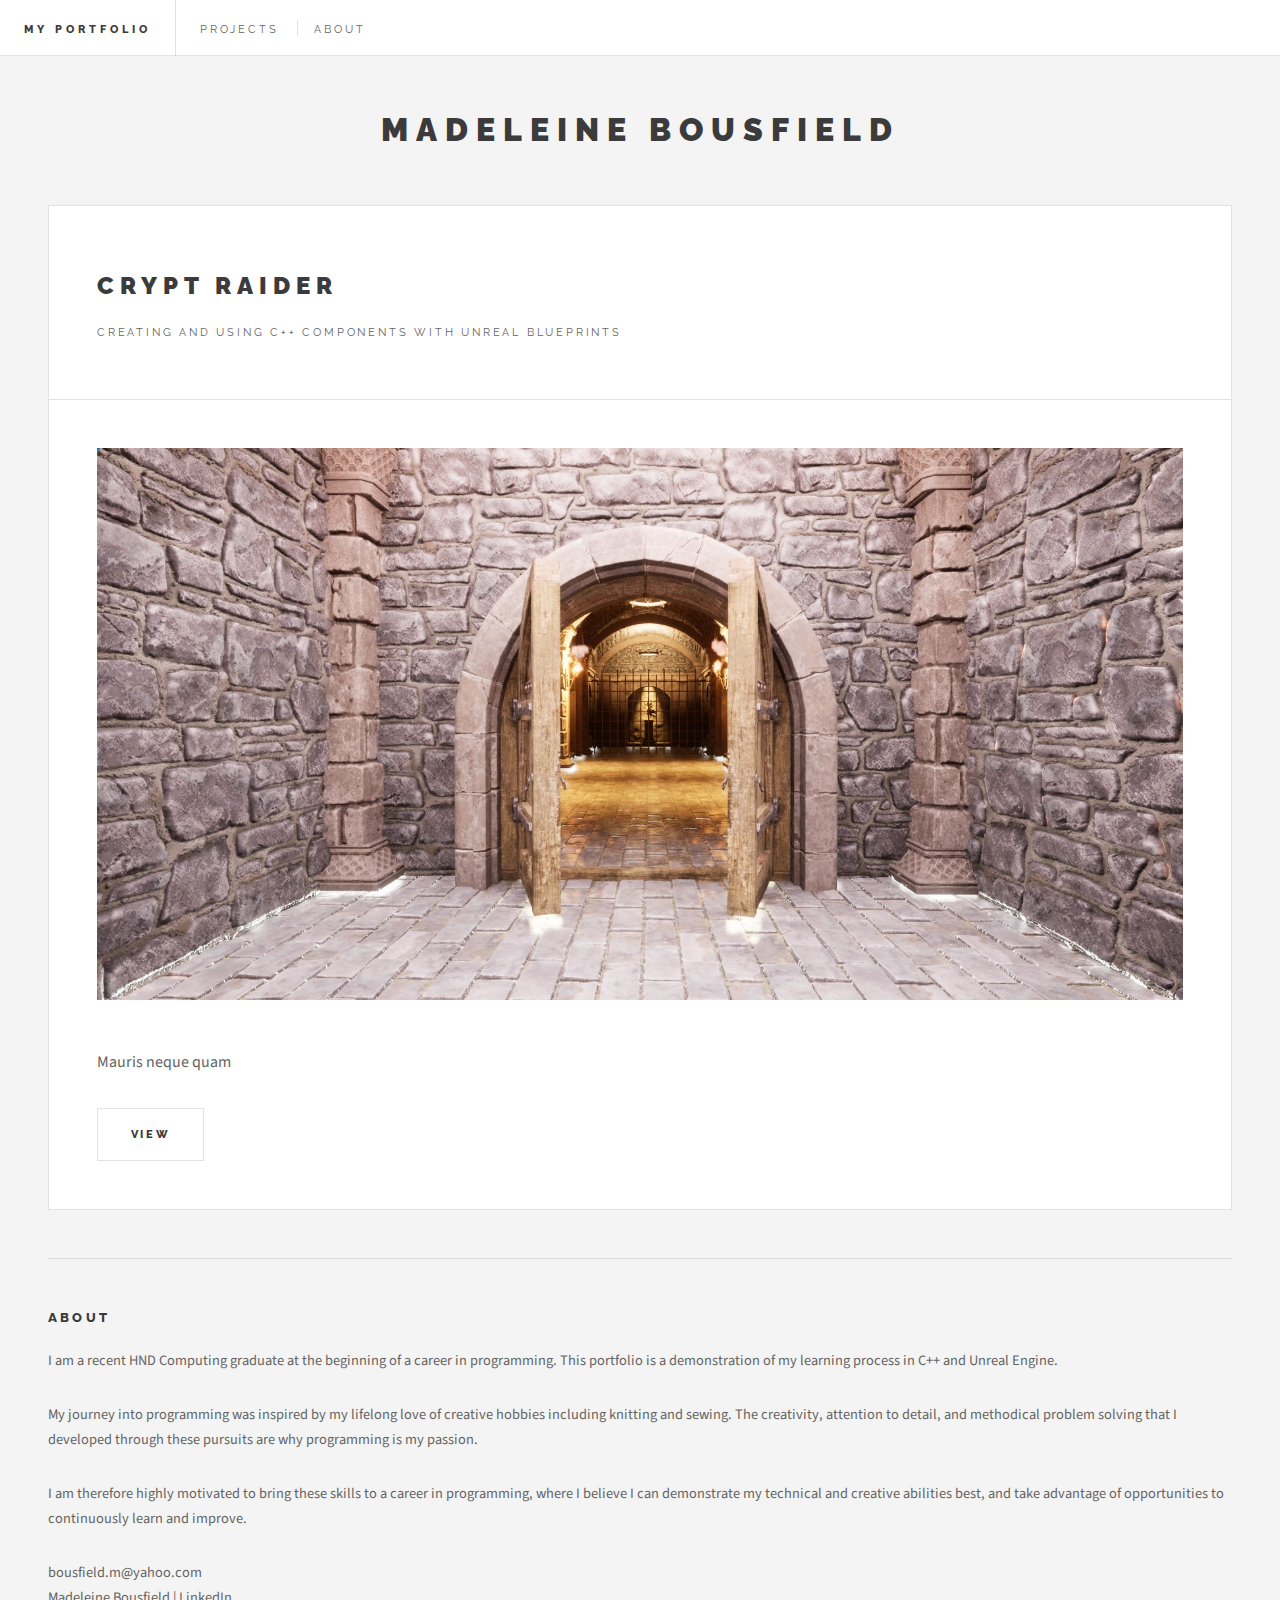
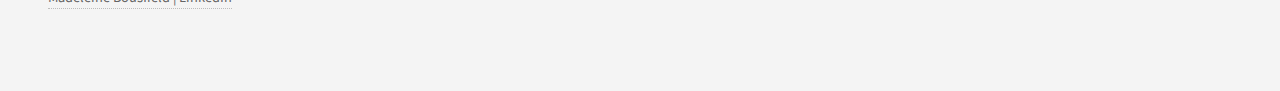
<file: index.html>
<!DOCTYPE HTML>
<html>
	<head>
		<title>My Portfolio</title>
		<meta charset="utf-8" />
		<meta name="viewport" content="width=device-width, initial-scale=1, user-scalable=no" />
		<link rel="stylesheet" href="assets/css/main.css" />
	</head>
	<body class="is-preload">

		<!-- Wrapper -->
			<div id="wrapper">

				<!-- Header -->
				<header id="header">
					<h1><a href="index.html">My Portfolio</a></h1>
					
					<nav class="links">
						<ul>
							<li><a href="index.html">Projects</a></li>
							<li><a href="about.html">About</a></li>
						</ul>
					</nav>
				<!--
					<nav class="main">
						<ul>
							
							<li class="search">
								<a class="fa-search" href="#search">Search</a>
								<form id="search" method="get" action="#">
									<input type="text" name="query" placeholder="Search" />
								</form>
							</li>
						

							<li class="menu">
								<a class="fa-bars" href="#menu">Menu</a>
							</li>
						</ul> 
					</nav>
					-->
				</header>


				<!-- Main -->
					<div id="main">

						<!-- Post -->
							<article class="post">
								<header>
									<div class="title">
										<h2><a href="cryptraider.html">Crypt Raider</a></h2>
										<p>Creating and using C++ components with Unreal blueprints</p>
									</div>
								</header>
								<a href="cryptraider.html" class="image featured"><img src="images/cryptraider.jpg" alt="image of entrance to crypt raider level" /></a>
								<p>Mauris neque quam</p>
								<footer>
									<ul class="actions">
										<li><a href="cryptraider.html" class="button large">View</a></li>
									</ul>
								</footer>
							</article>

						<!-- Post -->
						<!--
							<article class="post">
								<header>
									<div class="title">
										<h2><a href="#">Elements</a></h2>
										<p>Lorem ipsum dolor amet nullam consequat etiam feugiat</p>
									</div>
									<div class="meta">
										<time class="published" datetime="2015-10-18">October 18, 2015</time>
										<a href="#" class="author"><span class="name">Jane Doe</span><img src="images/avatar.jpg" alt="" /></a>
									</div>
								</header>

								<section>
									<h3>Text</h3>
									<p>This is <b>bold</b> and this is <strong>strong</strong>. This is <i>italic</i> and this is <em>emphasized</em>.
									This is <sup>superscript</sup> text and this is <sub>subscript</sub> text.
									This is <u>underlined</u> and this is code: <code>for (;;) { ... }</code>. Finally, <a href="#">this is a link</a>.</p>
									<hr />
									<p>Nunc lacinia ante nunc ac lobortis. Interdum adipiscing gravida odio porttitor sem non mi integer non faucibus ornare mi ut ante amet placerat aliquet. Volutpat eu sed ante lacinia sapien lorem accumsan varius montes viverra nibh in adipiscing blandit tempus accumsan.</p>
									<hr />
									<h2>Heading Level 2</h2>
									<h3>Heading Level 3</h3>
									<h4>Heading Level 4</h4>
									<hr />
									<h4>Blockquote</h4>
									<blockquote>Fringilla nisl. Donec accumsan interdum nisi, quis tincidunt felis sagittis eget tempus euismod. Vestibulum ante ipsum primis in faucibus vestibulum. Blandit adipiscing eu felis iaculis volutpat ac adipiscing accumsan faucibus. Vestibulum ante ipsum primis in faucibus lorem ipsum dolor sit amet nullam adipiscing eu felis.</blockquote>
									<h4>Preformatted</h4>
									<pre><code>i = 0;

while (!deck.isInOrder()) {
  print 'Iteration ' + i;
  deck.shuffle();
  i++;
}

print 'It took ' + i + ' iterations to sort the deck.';</code></pre>
								</section>

								<section>
									<h3>Lists</h3>
									<div class="row">
										<div class="col-6 col-12-medium">
											<h4>Unordered</h4>
											<ul>
												<li>Dolor pulvinar etiam.</li>
												<li>Sagittis adipiscing.</li>
												<li>Felis enim feugiat.</li>
											</ul>
											<h4>Alternate</h4>
											<ul class="alt">
												<li>Dolor pulvinar etiam.</li>
												<li>Sagittis adipiscing.</li>
												<li>Felis enim feugiat.</li>
											</ul>
										</div>
										<div class="col-6 col-12-medium">
											<h4>Ordered</h4>
											<ol>
												<li>Dolor pulvinar etiam.</li>
												<li>Etiam vel felis viverra.</li>
												<li>Felis enim feugiat.</li>
												<li>Dolor pulvinar etiam.</li>
												<li>Etiam vel felis lorem.</li>
												<li>Felis enim et feugiat.</li>
											</ol>
											<h4>Icons</h4>
											<ul class="icons">
												<li><a href="#" class="icon brands fa-twitter"><span class="label">Twitter</span></a></li>
												<li><a href="#" class="icon brands fa-facebook-f"><span class="label">Facebook</span></a></li>
												<li><a href="#" class="icon brands fa-instagram"><span class="label">Instagram</span></a></li>
												<li><a href="#" class="icon brands fa-github"><span class="label">Github</span></a></li>
											</ul>
										</div>
									</div>
									<h3>Actions</h3>
									<div class="row">
										<div class="col-6 col-12-medium">
											<ul class="actions">
												<li><a href="#" class="button">Default</a></li>
												<li><a href="#" class="button">Default</a></li>
												<li><a href="#" class="button">Default</a></li>
											</ul>
											<ul class="actions small">
												<li><a href="#" class="button small">Small</a></li>
												<li><a href="#" class="button small">Small</a></li>
												<li><a href="#" class="button small">Small</a></li>
											</ul>
											<ul class="actions stacked">
												<li><a href="#" class="button">Default</a></li>
												<li><a href="#" class="button">Default</a></li>
												<li><a href="#" class="button">Default</a></li>
											</ul>
											<ul class="actions stacked">
												<li><a href="#" class="button small">Small</a></li>
												<li><a href="#" class="button small">Small</a></li>
												<li><a href="#" class="button small">Small</a></li>
											</ul>
										</div>
										<div class="col-6 col-12-medium">
											<ul class="actions stacked">
												<li><a href="#" class="button fit">Default</a></li>
												<li><a href="#" class="button fit">Default</a></li>
											</ul>
											<ul class="actions stacked">
												<li><a href="#" class="button small fit">Small</a></li>
												<li><a href="#" class="button small fit">Small</a></li>
											</ul>
										</div>
									</div>
								</section>

								<section>
									<h3>Table</h3>
									<h4>Default</h4>
									<div class="table-wrapper">
										<table>
											<thead>
												<tr>
													<th>Name</th>
													<th>Description</th>
													<th>Price</th>
												</tr>
											</thead>
											<tbody>
												<tr>
													<td>Item One</td>
													<td>Ante turpis integer aliquet porttitor.</td>
													<td>29.99</td>
												</tr>
												<tr>
													<td>Item Two</td>
													<td>Vis ac commodo adipiscing arcu aliquet.</td>
													<td>19.99</td>
												</tr>
												<tr>
													<td>Item Three</td>
													<td> Morbi faucibus arcu accumsan lorem.</td>
													<td>29.99</td>
												</tr>
												<tr>
													<td>Item Four</td>
													<td>Vitae integer tempus condimentum.</td>
													<td>19.99</td>
												</tr>
												<tr>
													<td>Item Five</td>
													<td>Ante turpis integer aliquet porttitor.</td>
													<td>29.99</td>
												</tr>
											</tbody>
											<tfoot>
												<tr>
													<td colspan="2"></td>
													<td>100.00</td>
												</tr>
											</tfoot>
										</table>
									</div>

									<h4>Alternate</h4>
									<div class="table-wrapper">
										<table class="alt">
											<thead>
												<tr>
													<th>Name</th>
													<th>Description</th>
													<th>Price</th>
												</tr>
											</thead>
											<tbody>
												<tr>
													<td>Item One</td>
													<td>Ante turpis integer aliquet porttitor.</td>
													<td>29.99</td>
												</tr>
												<tr>
													<td>Item Two</td>
													<td>Vis ac commodo adipiscing arcu aliquet.</td>
													<td>19.99</td>
												</tr>
												<tr>
													<td>Item Three</td>
													<td> Morbi faucibus arcu accumsan lorem.</td>
													<td>29.99</td>
												</tr>
												<tr>
													<td>Item Four</td>
													<td>Vitae integer tempus condimentum.</td>
													<td>19.99</td>
												</tr>
												<tr>
													<td>Item Five</td>
													<td>Ante turpis integer aliquet porttitor.</td>
													<td>29.99</td>
												</tr>
											</tbody>
											<tfoot>
												<tr>
													<td colspan="2"></td>
													<td>100.00</td>
												</tr>
											</tfoot>
										</table>
									</div>
								</section>

								<section>
									<h3>Buttons</h3>
									<ul class="actions">
										<li><a href="#" class="button large">Large</a></li>
										<li><a href="#" class="button">Default</a></li>
										<li><a href="#" class="button small">Small</a></li>
									</ul>
									<ul class="actions fit">
										<li><a href="#" class="button fit">Fit</a></li>
										<li><a href="#" class="button fit">Fit</a></li>
										<li><a href="#" class="button fit">Fit</a></li>
									</ul>
									<ul class="actions fit small">
										<li><a href="#" class="button fit small">Fit + Small</a></li>
										<li><a href="#" class="button fit small">Fit + Small</a></li>
										<li><a href="#" class="button fit small">Fit + Small</a></li>
									</ul>
									<ul class="actions">
										<li><a href="#" class="button icon solid fa-download">Icon</a></li>
										<li><a href="#" class="button icon solid fa-upload">Icon</a></li>
										<li><a href="#" class="button icon solid fa-save">Icon</a></li>
									</ul>
									<ul class="actions">
										<li><span class="button disabled">Disabled</span></li>
										<li><span class="button disabled icon solid fa-download">Disabled</span></li>
									</ul>
								</section>

								<section>
									<h3>Form</h3>
									<form method="post" action="#">
										<div class="row gtr-uniform">
											<div class="col-6 col-12-xsmall">
												<input type="text" name="demo-name" id="demo-name" value="" placeholder="Name" />
											</div>
											<div class="col-6 col-12-xsmall">
												<input type="email" name="demo-email" id="demo-email" value="" placeholder="Email" />
											</div>
											<div class="col-12">
												<select name="demo-category" id="demo-category">
													<option value="">- Category -</option>
													<option value="1">Manufacturing</option>
													<option value="1">Shipping</option>
													<option value="1">Administration</option>
													<option value="1">Human Resources</option>
												</select>
											</div>
											<div class="col-4 col-12-small">
												<input type="radio" id="demo-priority-low" name="demo-priority" checked>
												<label for="demo-priority-low">Low</label>
											</div>
											<div class="col-4 col-12-small">
												<input type="radio" id="demo-priority-normal" name="demo-priority">
												<label for="demo-priority-normal">Normal</label>
											</div>
											<div class="col-4 col-12-small">
												<input type="radio" id="demo-priority-high" name="demo-priority">
												<label for="demo-priority-high">High</label>
											</div>
											<div class="col-6 col-12-small">
												<input type="checkbox" id="demo-copy" name="demo-copy">
												<label for="demo-copy">Email me a copy</label>
											</div>
											<div class="col-6 col-12-small">
												<input type="checkbox" id="demo-human" name="demo-human" checked>
												<label for="demo-human">Not a robot</label>
											</div>
											<div class="col-12">
												<textarea name="demo-message" id="demo-message" placeholder="Enter your message" rows="6"></textarea>
											</div>
											<div class="col-12">
												<ul class="actions">
													<li><input type="submit" value="Send Message" /></li>
													<li><input type="reset" value="Reset" /></li>
												</ul>
											</div>
										</div>
									</form>
								</section>

								<section>
									<h3>Image</h3>
									<h4>Fit</h4>
									<div class="box alt">
										<div class="row gtr-uniform">
											<div class="col-12"><span class="image fit"><img src="images/pic02.jpg" alt="" /></span></div>
											<div class="col-4"><span class="image fit"><img src="images/pic04.jpg" alt="" /></span></div>
											<div class="col-4"><span class="image fit"><img src="images/pic05.jpg" alt="" /></span></div>
											<div class="col-4"><span class="image fit"><img src="images/pic06.jpg" alt="" /></span></div>
											<div class="col-4"><span class="image fit"><img src="images/pic06.jpg" alt="" /></span></div>
											<div class="col-4"><span class="image fit"><img src="images/pic04.jpg" alt="" /></span></div>
											<div class="col-4"><span class="image fit"><img src="images/pic05.jpg" alt="" /></span></div>
											<div class="col-4"><span class="image fit"><img src="images/pic05.jpg" alt="" /></span></div>
											<div class="col-4"><span class="image fit"><img src="images/pic06.jpg" alt="" /></span></div>
											<div class="col-4"><span class="image fit"><img src="images/pic04.jpg" alt="" /></span></div>
										</div>
									</div>
									<h4>Left &amp; Right</h4>
									<p><span class="image left"><img src="images/pic07.jpg" alt="" /></span>Fringilla nisl. Donec accumsan interdum nisi, quis tincidunt felis sagittis eget. tempus euismod. Vestibulum ante ipsum primis in faucibus vestibulum. Blandit adipiscing eu felis iaculis volutpat ac adipiscing accumsan eu faucibus. Integer ac pellentesque praesent tincidunt felis sagittis eget. tempus euismod. Vestibulum ante ipsum primis in faucibus vestibulum. Blandit adipiscing eu felis iaculis volutpat ac adipiscing accumsan eu faucibus. Integer ac pellentesque praesent. Donec accumsan interdum nisi, quis tincidunt felis sagittis eget. tempus euismod. Vestibulum ante ipsum primis in faucibus vestibulum. Blandit adipiscing eu felis iaculis volutpat ac adipiscing accumsan eu faucibus. Integer ac pellentesque praesent tincidunt felis sagittis eget. tempus euismod. Vestibulum ante ipsum primis in faucibus vestibulum. Blandit adipiscing eu felis iaculis volutpat ac adipiscing accumsan eu faucibus. Integer ac pellentesque praesent. Blandit adipiscing eu felis iaculis volutpat ac adipiscing accumsan eu faucibus. Integer ac pellentesque praesent tincidunt felis sagittis eget. tempus euismod. Vestibulum ante ipsum primis in faucibus vestibulum. Blandit adipiscing eu felis iaculis volutpat ac adipiscing accumsan eu faucibus. Integer ac pellentesque praesent.</p>
									<p><span class="image right"><img src="images/pic04.jpg" alt="" /></span>Fringilla nisl. Donec accumsan interdum nisi, quis tincidunt felis sagittis eget. tempus euismod. Vestibulum ante ipsum primis in faucibus vestibulum. Blandit adipiscing eu felis iaculis volutpat ac adipiscing accumsan eu faucibus. Integer ac pellentesque praesent tincidunt felis sagittis eget. tempus euismod. Vestibulum ante ipsum primis in faucibus vestibulum. Blandit adipiscing eu felis iaculis volutpat ac adipiscing accumsan eu faucibus. Integer ac pellentesque praesent. Donec accumsan interdum nisi, quis tincidunt felis sagittis eget. tempus euismod. Vestibulum ante ipsum primis in faucibus vestibulum. Blandit adipiscing eu felis iaculis volutpat ac adipiscing accumsan eu faucibus. Integer ac pellentesque praesent tincidunt felis sagittis eget. tempus euismod. Vestibulum ante ipsum primis in faucibus vestibulum. Blandit adipiscing eu felis iaculis volutpat ac adipiscing accumsan eu faucibus. Integer ac pellentesque praesent. Blandit adipiscing eu felis iaculis volutpat ac adipiscing accumsan eu faucibus. Integer ac pellentesque praesent tincidunt felis sagittis eget. tempus euismod. Vestibulum ante ipsum primis in faucibus vestibulum. Blandit adipiscing eu felis iaculis volutpat ac adipiscing accumsan eu faucibus. Integer ac pellentesque praesent.</p>
								</section>

							</article>
						-->

						<!-- Pagination -->
						<!--
						<ul class="actions pagination">
							<li><a href="" class="disabled button large previous">Previous Page</a></li>
							<li><a href="#" class="button large next">Next Page</a></li>
						</ul>
					-->

					</div>

				<!-- Sidebar -->
					<section id="sidebar">

						
						<!-- Intro -->
							<section id="intro">
								<!--
								<a href="#" class="logo"><img src="images/logo.jpg" alt="" /></a>
								-->
								<header>
									<h2>Madeleine Bousfield</h2>
									<!--<p>My projects</p>-->
								</header>
							</section>

									<!-- About -->
									<section class="blurb">
										<h2>About</h2>
										<p>I am a recent HND Computing graduate at the beginning of a career in programming. This portfolio is a demonstration of my learning process in C++ and Unreal Engine.</p>
										<p>My journey into programming was inspired by my lifelong love of creative hobbies including knitting and sewing. 
											The creativity, attention to detail, and  methodical problem solving that I developed through these pursuits are why programming is my passion.</p>
										<p>I am therefore highly motivated to bring these skills to a career in programming, where I believe I can demonstrate my 
											technical and creative abilities best, and take advantage of opportunities to continuously learn and improve. </p>
										<ul class="icons">
											<!--<li><a href="#" class="icon solid fa-linkedin"><span class="label">linkedin</span></a></li>-->
											<p>bousfield.m@yahoo.com<br><a href="https://www.linkedin.com/in/madeleine-bousfield-4b24b31b0/">Madeleine Bousfield | LinkedIn</a></p>
										</ul>
									</section>		

							<!-- Mini Posts -->
							<!--
									<section>
								<div class="mini-posts">
								-->
									<!-- Mini Post -->
									<!--
									<article class="mini-post">
										<header>
											<h3><a href="single.html">Vitae sed condimentum</a></h3>
											<time class="published" datetime="2015-10-20">October 20, 2015</time>
											<a href="#" class="author"><img src="images/avatar.jpg" alt="" /></a>
										</header>
										<a href="single.html" class="image"><img src="images/pic04.jpg" alt="" /></a>
									</article>
								</div>
							</section>
							-->

						<!-- Posts List -->
						<!--	
						<section>
								<ul class="posts">
									<li>
										<article>
											<header>
												<h3><a href="cryptraider.html">Crypt Raider</a></h3>
											</header>
											<a href="cryptraider.html" class="image"><img src="images/cryptraider_square.jpg" alt="image of entrance to crypt raider level" /></a>
										</article>
									</li>
								</ul>
							</section>
						-->
			
					</section>
			</div>

		<!-- Scripts -->
			<script src="assets/js/jquery.min.js"></script>
			<script src="assets/js/browser.min.js"></script>
			<script src="assets/js/breakpoints.min.js"></script>
			<script src="assets/js/util.js"></script>
			<script src="assets/js/main.js"></script>

	</body>
</html>
</file>
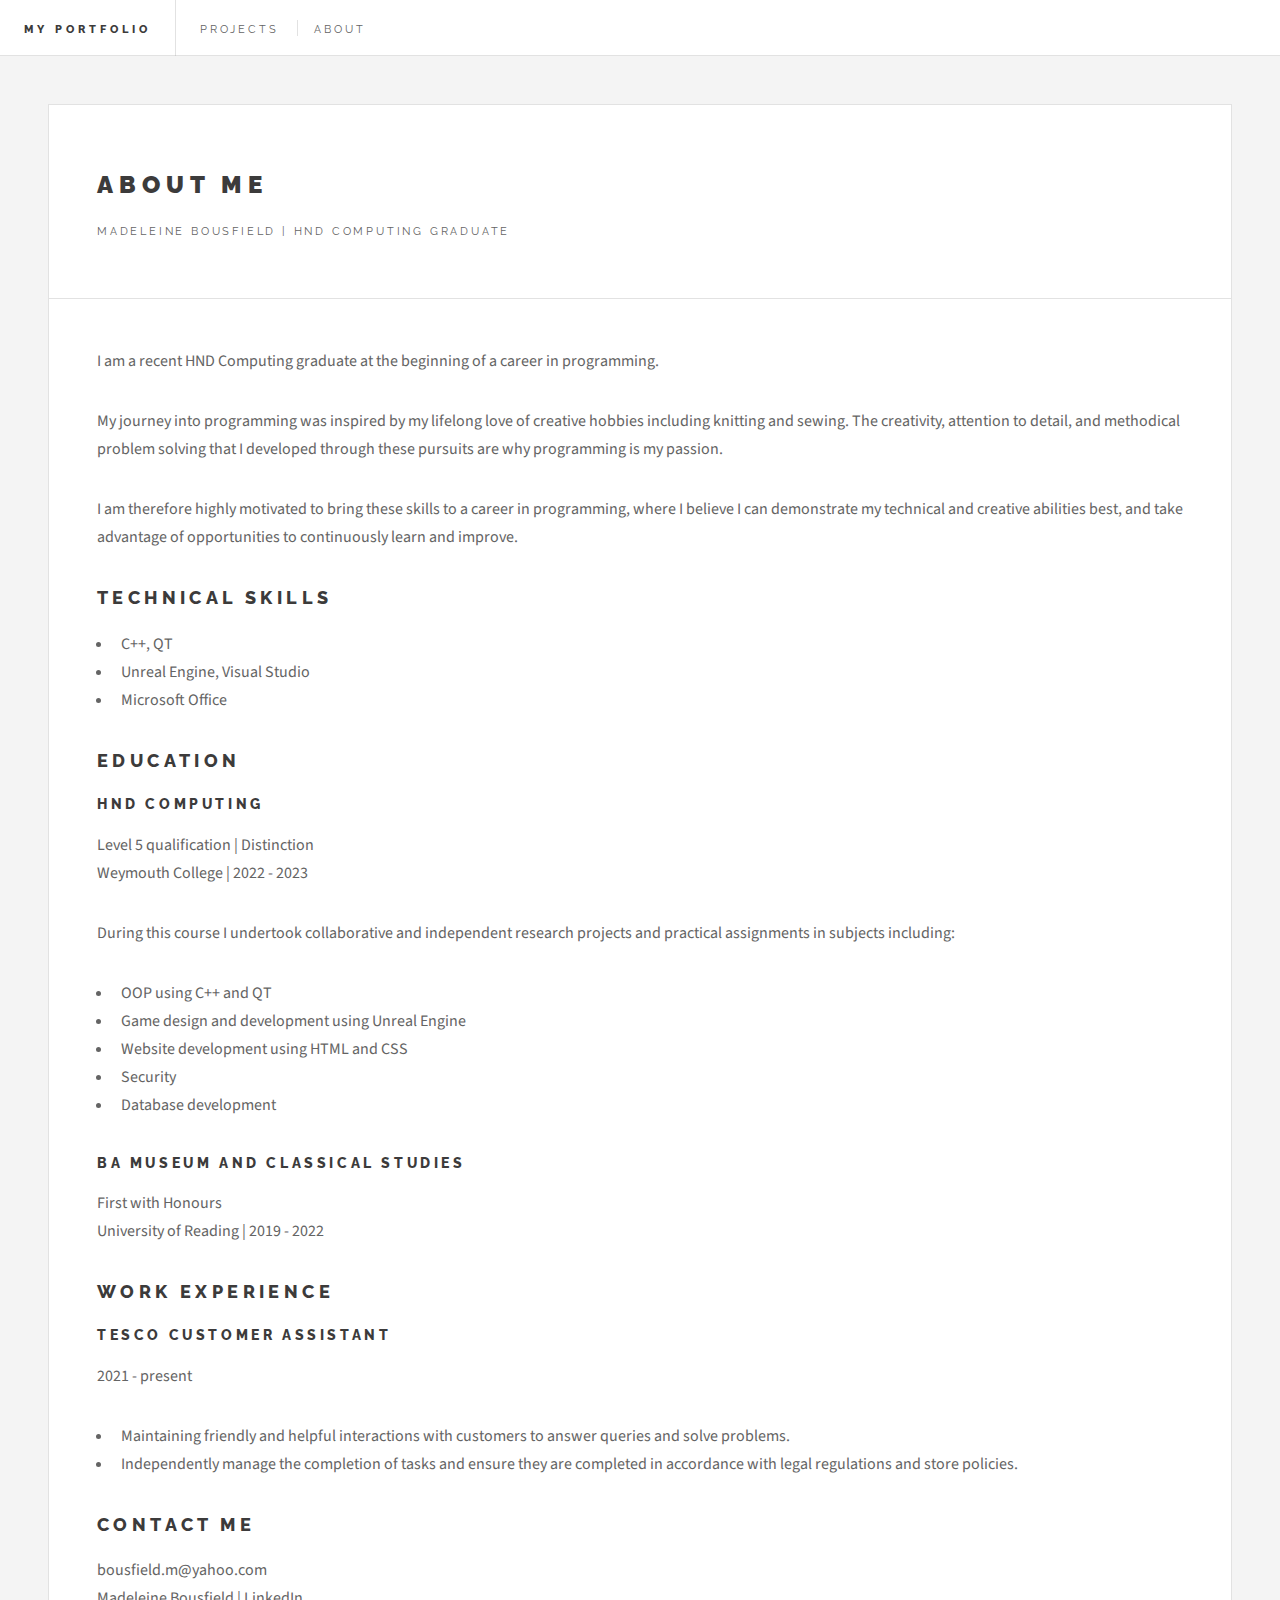
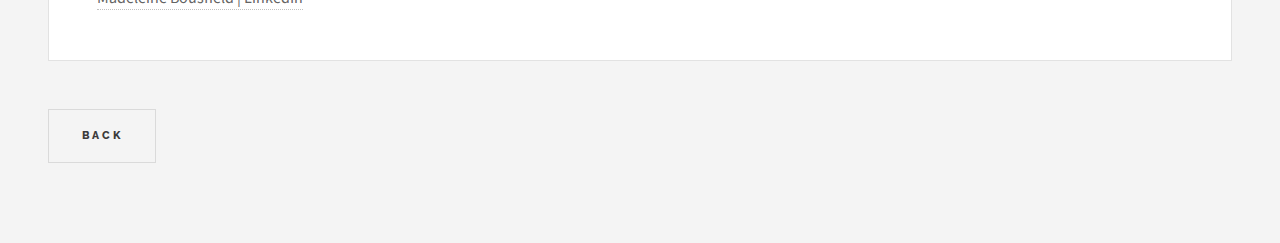
<file: about.html>
<!DOCTYPE HTML>
<!--
	Future Imperfect by HTML5 UP
	html5up.net | @ajlkn
	Free for personal and commercial use under the CCA 3.0 license (html5up.net/license)
-->
<html>
	<head>
		<title>My Portfolio</title>
		<meta charset="utf-8" />
		<meta name="viewport" content="width=device-width, initial-scale=1, user-scalable=no" />
		<link rel="stylesheet" href="assets/css/main.css" />
	</head>
	<body class="single is-preload">

		<!-- Wrapper -->
			<div id="wrapper">

				<!-- Header -->
				<header id="header">
					<h1><a href="index.html">My Portfolio</a></h1>
					
					<nav class="links">
						<ul>
							<li><a href="index.html">Projects</a></li>
							<li><a href="about.html">About</a></li>
						</ul>
					</nav>
				<!--
					<nav class="main">
						<ul>
							
							<li class="search">
								<a class="fa-search" href="#search">Search</a>
								<form id="search" method="get" action="#">
									<input type="text" name="query" placeholder="Search" />
								</form>
							</li>
						

							<li class="menu">
								<a class="fa-bars" href="#menu">Menu</a>
							</li>
						</ul> 
					</nav>
					-->
				</header>
				
				<!-- Main -->
					<div id="main">

						<!-- Post -->
							<article class="post">
								<header>
									<div class="title">
										<h2>About Me</h2>
										<p>Madeleine Bousfield | HND Computing graduate</p>
									</div>
								</header>
								<!--<span class="image featured"><img src="images/pic01.jpg" alt="" /></span> -->
								<!--about me-->
								<p>I am a recent HND Computing graduate at the beginning of a career in programming.</p>
								<p>My journey into programming was inspired by my lifelong love of creative hobbies including knitting and sewing. 
									The creativity, attention to detail, and  methodical problem solving that I developed through these pursuits are why programming is my passion.</p>
								<p>I am therefore highly motivated to bring these skills to a career in programming, where I believe I can demonstrate my 
									technical and creative abilities best, and take advantage of opportunities to continuously learn and improve. </p>
								<!--technical skills-->
								<h2>Technical Skills</h2>
								<ul>
									<li>C++, QT</li>
									<li>Unreal Engine, Visual Studio</li>
									<li>Microsoft Office</li>
								</ul>

								<!--education-->
								<h2>Education</h2>
								<h3>HND Computing</h3>
								<p>Level 5 qualification | Distinction<br>Weymouth College | 2022 - 2023</p>
								<p>During this course I undertook collaborative and independent research projects and practical assignments in subjects including: </p>
								<ul>
									<li>OOP using C++ and QT</li>
									<li>Game design and development using Unreal Engine</li>
									<li>Website development using HTML and CSS</li>
									<li>Security </li>
									<li>Database development</li>
								</ul>

								<h3>BA Museum and Classical Studies</h3>
								<p>First with Honours<br>University of Reading | 2019 - 2022</p>

								<!--work experience-->
								<h2>Work Experience</h2>
								<h3>Tesco Customer Assistant</h3>
								<p>2021 - present</p>
								<ul>
									<li>Maintaining friendly and helpful interactions with customers to answer queries and solve problems.</li>
									<li>Independently manage the completion of tasks and ensure they are completed in accordance with legal regulations and store policies.</li>
								</ul>

								<!--contacts-->
								<h2>Contact Me</h2>
								<ul class="icons">
									<!--<li><a href="#" class="icon solid fa-linkedin"><span class="label">linkedin</span></a></li>-->
									<p>bousfield.m@yahoo.com<br><a href="https://www.linkedin.com/in/madeleine-bousfield-4b24b31b0/">Madeleine Bousfield | LinkedIn</a></p>
								</ul>

							</article>

							<!-- Back to projects/home button -->
							<ul class="actions">
								<li><a href="index.html" class="button large">Back</a></li>
							</ul>

					</div>

			</div>

		<!-- Scripts -->
			<script src="assets/js/jquery.min.js"></script>
			<script src="assets/js/browser.min.js"></script>
			<script src="assets/js/breakpoints.min.js"></script>
			<script src="assets/js/util.js"></script>
			<script src="assets/js/main.js"></script>

	</body>
</html>
</file>
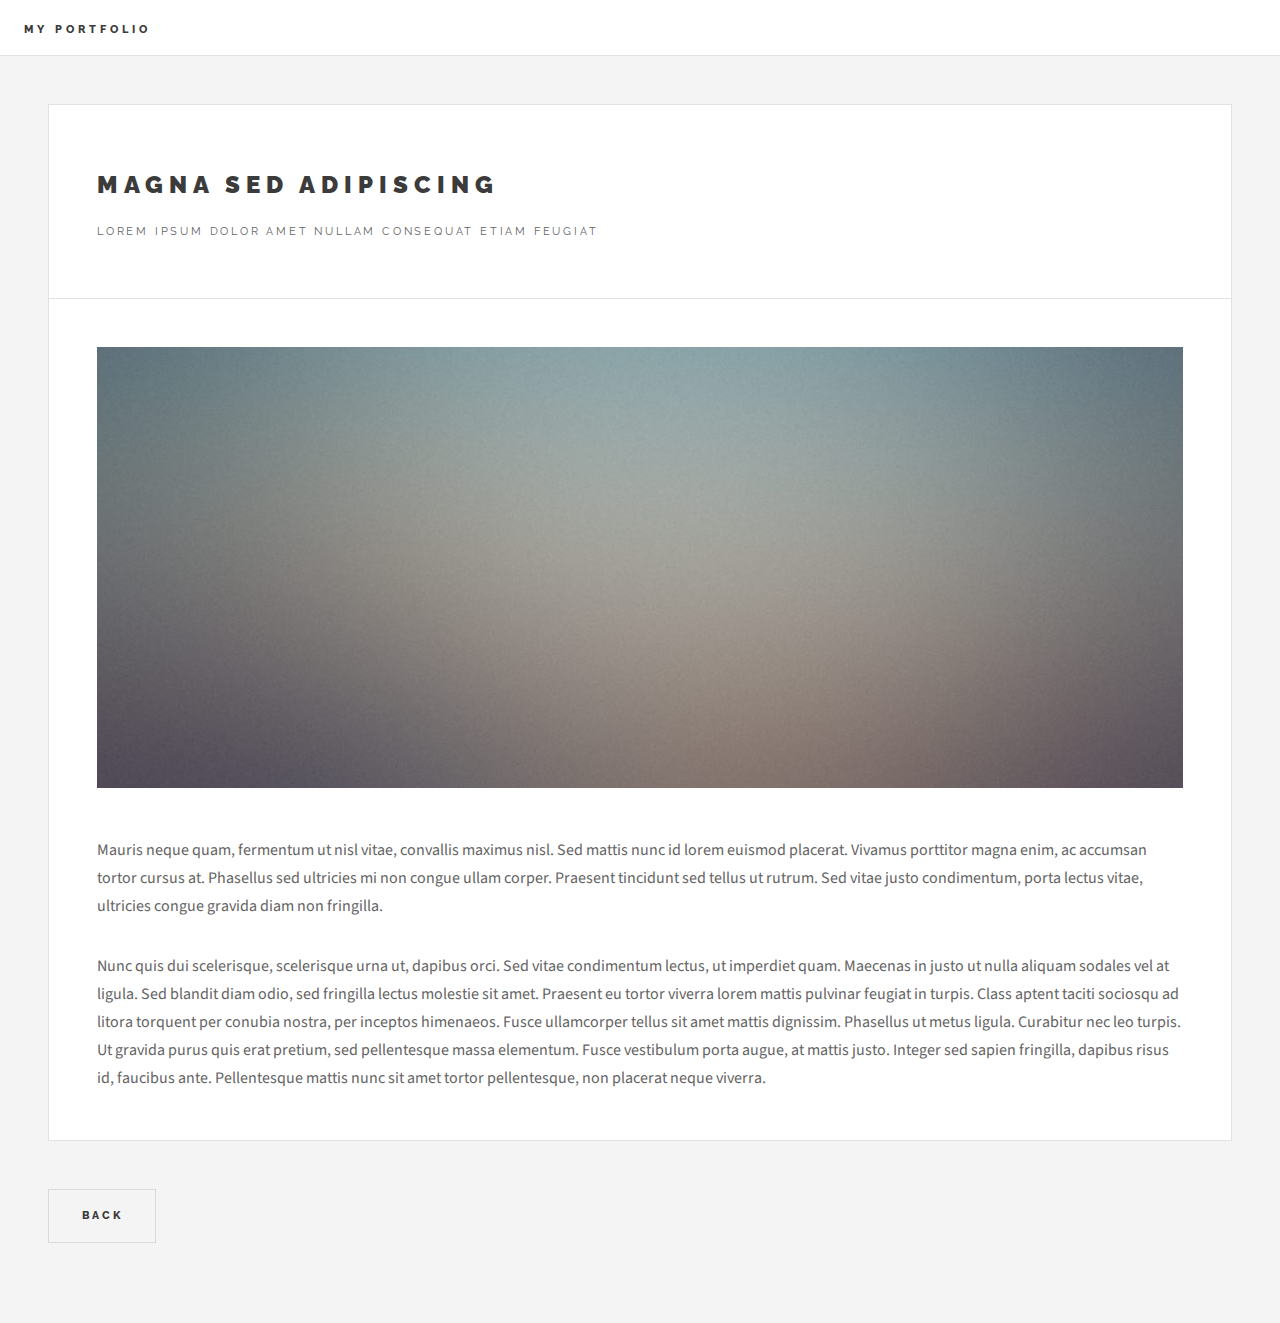
<file: single.html>
<!DOCTYPE HTML>
<!--
	Future Imperfect by HTML5 UP
	html5up.net | @ajlkn
	Free for personal and commercial use under the CCA 3.0 license (html5up.net/license)
-->
<html>
	<head>
		<title>My Portfolio</title>
		<meta charset="utf-8" />
		<meta name="viewport" content="width=device-width, initial-scale=1, user-scalable=no" />
		<link rel="stylesheet" href="assets/css/main.css" />
	</head>
	<body class="single is-preload">

		<!-- Wrapper -->
			<div id="wrapper">

				<!-- Header -->
				<header id="header">
					<h1><a href="index.html">My Portfolio</a></h1>
					<!--
					<nav class="links">
						<ul>
							<li><a href="index.html">Projects</a></li>
							<li><a href="about.html">About</a></li>
						</ul>
					</nav>
				
					<nav class="main">
						<ul>
							
							<li class="search">
								<a class="fa-search" href="#search">Search</a>
								<form id="search" method="get" action="#">
									<input type="text" name="query" placeholder="Search" />
								</form>
							</li>
						

							<li class="menu">
								<a class="fa-bars" href="#menu">Menu</a>
							</li>
						</ul> 
					</nav>
					-->
				</header>
				
				<!-- Main -->
					<div id="main">

						<!-- Post -->
							<article class="post">
								<header>
									<div class="title">
										<h2><a href="#">Magna sed adipiscing</a></h2>
										<p>Lorem ipsum dolor amet nullam consequat etiam feugiat</p>
									</div>
								</header>
								<span class="image featured"><img src="images/pic01.jpg" alt="" /></span>
								<p>Mauris neque quam, fermentum ut nisl vitae, convallis maximus nisl. Sed mattis nunc id lorem euismod placerat. Vivamus porttitor magna enim, ac accumsan tortor cursus at. Phasellus sed ultricies mi non congue ullam corper. Praesent tincidunt sed tellus ut rutrum. Sed vitae justo condimentum, porta lectus vitae, ultricies congue gravida diam non fringilla.</p>
								<p>Nunc quis dui scelerisque, scelerisque urna ut, dapibus orci. Sed vitae condimentum lectus, ut imperdiet quam. Maecenas in justo ut nulla aliquam sodales vel at ligula. Sed blandit diam odio, sed fringilla lectus molestie sit amet. Praesent eu tortor viverra lorem mattis pulvinar feugiat in turpis. Class aptent taciti sociosqu ad litora torquent per conubia nostra, per inceptos himenaeos. Fusce ullamcorper tellus sit amet mattis dignissim. Phasellus ut metus ligula. Curabitur nec leo turpis. Ut gravida purus quis erat pretium, sed pellentesque massa elementum. Fusce vestibulum porta augue, at mattis justo. Integer sed sapien fringilla, dapibus risus id, faucibus ante. Pellentesque mattis nunc sit amet tortor pellentesque, non placerat neque viverra. </p>
							</article>

							<!-- Back to projects/home button -->
							<ul class="actions">
								<li><a href="index.html" class="button large">Back</a></li>
							</ul>

					</div>

			</div>

		<!-- Scripts -->
			<script src="assets/js/jquery.min.js"></script>
			<script src="assets/js/browser.min.js"></script>
			<script src="assets/js/breakpoints.min.js"></script>
			<script src="assets/js/util.js"></script>
			<script src="assets/js/main.js"></script>

	</body>
</html>
</file>
<file: assets/css/main.css>
@import url(fontawesome-all.min.css);
@import url("https://fonts.googleapis.com/css?family=Source+Sans+Pro:400,700|Raleway:400,800,900");

/*
	Future Imperfect by HTML5 UP
	html5up.net | @ajlkn
	Free for personal and commercial use under the CCA 3.0 license (html5up.net/license)
*/

html, body, div, span, applet, object,
iframe, h1, h2, h3, h4, h5, h6, p, blockquote,
pre, a, abbr, acronym, address, big, cite,
code, del, dfn, em, img, ins, kbd, q, s, samp,
small, strike, strong, sub, sup, tt, var, b,
u, i, center, dl, dt, dd, ol, ul, li, fieldset,
form, label, legend, table, caption, tbody,
tfoot, thead, tr, th, td, article, aside,
canvas, details, embed, figure, figcaption,
footer, header, hgroup, menu, nav, output, ruby,
section, summary, time, mark, audio, video {
	margin: 0;
	padding: 0;
	border: 0;
	font-size: 100%;
	font: inherit;
	vertical-align: baseline;}

article, aside, details, figcaption, figure,
footer, header, hgroup, menu, nav, section {
	display: block;}

body {
	line-height: 1;
}

ol, ul {
	list-style: none;
}

blockquote, q {
	quotes: none;
}

	blockquote:before, blockquote:after, q:before, q:after {
		content: '';
		content: none;
	}

table {
	border-collapse: collapse;
	border-spacing: 0;
}

body {
	-webkit-text-size-adjust: none;
}

mark {
	background-color: transparent;
	color: inherit;
}

input::-moz-focus-inner {
	border: 0;
	padding: 0;
}

input, select, textarea {
	-moz-appearance: none;
	-webkit-appearance: none;
	-ms-appearance: none;
	appearance: none;
}

/* Basic */

	@-ms-viewport {
		width: device-width;
	}

	body {
		-ms-overflow-style: scrollbar;
	}

	@media screen and (max-width: 480px) {

		html, body {
			min-width: 320px;
		}

	}

	html {
		box-sizing: border-box;
	}

	*, *:before, *:after {
		box-sizing: inherit;
	}

	body {
		background: #f4f4f4;
	}

		body.is-preload *, body.is-preload *:before, body.is-preload *:after {
			-moz-animation: none !important;
			-webkit-animation: none !important;
			-ms-animation: none !important;
			animation: none !important;
			-moz-transition: none !important;
			-webkit-transition: none !important;
			-ms-transition: none !important;
			transition: none !important;
		}

/* Type */

	body, input, select, textarea {
		color: #646464;
		font-family: "Source Sans Pro", Helvetica, sans-serif;
		font-size: 14pt;
		font-weight: 400;
		line-height: 1.75;
	}

		@media screen and (max-width: 1680px) {

			body, input, select, textarea {
				font-size: 12pt;
			}

		}

		@media screen and (max-width: 1280px) {

			body, input, select, textarea {
				font-size: 12pt;
			}

		}

		@media screen and (max-width: 980px) {

			body, input, select, textarea {
				font-size: 12pt;
			}

		}

		@media screen and (max-width: 736px) {

			body, input, select, textarea {
				font-size: 12pt;
			}

		}

		@media screen and (max-width: 480px) {

			body, input, select, textarea {
				font-size: 12pt;
			}

		}

	a {
		-moz-transition: color 0.2s ease, border-bottom-color 0.2s ease;
		-webkit-transition: color 0.2s ease, border-bottom-color 0.2s ease;
		-ms-transition: color 0.2s ease, border-bottom-color 0.2s ease;
		transition: color 0.2s ease, border-bottom-color 0.2s ease;
		border-bottom: dotted 1px rgba(160, 160, 160, 0.65);
		color: inherit;
		text-decoration: none;
	}

		a:before {
			-moz-transition: color 0.2s ease;
			-webkit-transition: color 0.2s ease;
			-ms-transition: color 0.2s ease;
			transition: color 0.2s ease;
		}

		a:hover {
			border-bottom-color: transparent;
			color: #2ebaae !important;
		}

			a:hover:before {
				color: #2ebaae !important;
			}

	strong, b {
		color: #3c3b3b;
		font-weight: 700;
	}

	em, i {
		font-style: italic;
	}

	p {
		margin: 0 0 2em 0;
	}

	h1, h2, h3, h4, h5, h6 {
		color: #3c3b3b;
		font-family: "Raleway", Helvetica, sans-serif;
		font-weight: 800;
		letter-spacing: 0.25em;
		line-height: 1.65;
		margin: 0 0 1em 0;
		text-transform: uppercase;
	}

		h1 a, h2 a, h3 a, h4 a, h5 a, h6 a {
			color: inherit;
			border-bottom: 0;
		}

	h2 {
		font-size: 1.1em;
	}

	h3 {
		font-size: 0.9em;
	}

	h4 {
		font-size: 0.7em;
	}

	h5 {
		font-size: 0.7em;
	}

	h6 {
		font-size: 0.7em;
	}

	sub {
		font-size: 0.8em;
		position: relative;
		top: 0.5em;
	}

	sup {
		font-size: 0.8em;
		position: relative;
		top: -0.5em;
	}

	blockquote {
		border-left: solid 4px rgba(160, 160, 160, 0.3);
		font-style: italic;
		margin: 0 0 2em 0;
		padding: 0.5em 0 0.5em 2em;
	}

	code {
		background: rgba(160, 160, 160, 0.075);
		border: solid 1px rgba(160, 160, 160, 0.3);
		font-family: "Courier New", monospace;
		font-size: 0.9em;
		margin: 0 0.25em;
		padding: 0.25em 0.65em;
	}

	pre {
		-webkit-overflow-scrolling: touch;
		font-family: "Courier New", monospace;
		font-size: 0.9em;
		margin: 0 0 2em 0;
	}

		pre code {
			display: block;
			line-height: 1.75em;
			padding: 1em 1.5em;
			overflow-x: auto;
		}

	hr {
		border: 0;
		border-bottom: solid 1px rgba(160, 160, 160, 0.3);
		margin: 2em 0;
	}

		hr.major {
			margin: 3em 0;
		}

	.align-left {
		text-align: left;
	}

	.align-center {
		text-align: center;
	}

	.align-right {
		text-align: right;
	}

/* Row */

	.row {
		display: flex;
		flex-wrap: wrap;
		box-sizing: border-box;
		align-items: stretch;
	}

		.row > * {
			box-sizing: border-box;
		}

		.row.gtr-uniform > * > :last-child {
			margin-bottom: 0;
		}

		.row.aln-left {
			justify-content: flex-start;
		}

		.row.aln-center {
			justify-content: center;
		}

		.row.aln-right {
			justify-content: flex-end;
		}

		.row.aln-top {
			align-items: flex-start;
		}

		.row.aln-middle {
			align-items: center;
		}

		.row.aln-bottom {
			align-items: flex-end;
		}

		.row > .imp {
			order: -1;
		}

		.row > .col-1 {
			width: 8.33333%;
		}

		.row > .off-1 {
			margin-left: 8.33333%;
		}

		.row > .col-2 {
			width: 16.66667%;
		}

		.row > .off-2 {
			margin-left: 16.66667%;
		}

		.row > .col-3 {
			width: 25%;
		}

		.row > .off-3 {
			margin-left: 25%;
		}

		.row > .col-4 {
			width: 33.33333%;
		}

		.row > .off-4 {
			margin-left: 33.33333%;
		}

		.row > .col-5 {
			width: 41.66667%;
		}

		.row > .off-5 {
			margin-left: 41.66667%;
		}

		.row > .col-6 {
			width: 50%;
		}

		.row > .off-6 {
			margin-left: 50%;
		}

		.row > .col-7 {
			width: 58.33333%;
		}

		.row > .off-7 {
			margin-left: 58.33333%;
		}

		.row > .col-8 {
			width: 66.66667%;
		}

		.row > .off-8 {
			margin-left: 66.66667%;
		}

		.row > .col-9 {
			width: 75%;
		}

		.row > .off-9 {
			margin-left: 75%;
		}

		.row > .col-10 {
			width: 83.33333%;
		}

		.row > .off-10 {
			margin-left: 83.33333%;
		}

		.row > .col-11 {
			width: 91.66667%;
		}

		.row > .off-11 {
			margin-left: 91.66667%;
		}

		.row > .col-12 {
			width: 100%;
		}

		.row > .off-12 {
			margin-left: 100%;
		}

		.row.gtr-0 {
			margin-top: 0;
			margin-left: 0em;
		}

			.row.gtr-0 > * {
				padding: 0 0 0 0em;
			}

			.row.gtr-0.gtr-uniform {
				margin-top: 0em;
			}

				.row.gtr-0.gtr-uniform > * {
					padding-top: 0em;
				}

		.row.gtr-25 {
			margin-top: 0;
			margin-left: -0.25em;
		}

			.row.gtr-25 > * {
				padding: 0 0 0 0.25em;
			}

			.row.gtr-25.gtr-uniform {
				margin-top: -0.25em;
			}

				.row.gtr-25.gtr-uniform > * {
					padding-top: 0.25em;
				}

		.row.gtr-50 {
			margin-top: 0;
			margin-left: -0.5em;
		}

			.row.gtr-50 > * {
				padding: 0 0 0 0.5em;
			}

			.row.gtr-50.gtr-uniform {
				margin-top: -0.5em;
			}

				.row.gtr-50.gtr-uniform > * {
					padding-top: 0.5em;
				}

		.row {
			margin-top: 0;
			margin-left: -1em;
		}

			.row > * {
				padding: 0 0 0 1em;
			}

			.row.gtr-uniform {
				margin-top: -1em;
			}

				.row.gtr-uniform > * {
					padding-top: 1em;
				}

		.row.gtr-150 {
			margin-top: 0;
			margin-left: -1.5em;
		}

			.row.gtr-150 > * {
				padding: 0 0 0 1.5em;
			}

			.row.gtr-150.gtr-uniform {
				margin-top: -1.5em;
			}

				.row.gtr-150.gtr-uniform > * {
					padding-top: 1.5em;
				}

		.row.gtr-200 {
			margin-top: 0;
			margin-left: -2em;
		}

			.row.gtr-200 > * {
				padding: 0 0 0 2em;
			}

			.row.gtr-200.gtr-uniform {
				margin-top: -2em;
			}

				.row.gtr-200.gtr-uniform > * {
					padding-top: 2em;
				}

		@media screen and (max-width: 1680px) {

			.row {
				display: flex;
				flex-wrap: wrap;
				box-sizing: border-box;
				align-items: stretch;
			}

				.row > * {
					box-sizing: border-box;
				}

				.row.gtr-uniform > * > :last-child {
					margin-bottom: 0;
				}

				.row.aln-left {
					justify-content: flex-start;
				}

				.row.aln-center {
					justify-content: center;
				}

				.row.aln-right {
					justify-content: flex-end;
				}

				.row.aln-top {
					align-items: flex-start;
				}

				.row.aln-middle {
					align-items: center;
				}

				.row.aln-bottom {
					align-items: flex-end;
				}

				.row > .imp-xlarge {
					order: -1;
				}

				.row > .col-1-xlarge {
					width: 8.33333%;
				}

				.row > .off-1-xlarge {
					margin-left: 8.33333%;
				}

				.row > .col-2-xlarge {
					width: 16.66667%;
				}

				.row > .off-2-xlarge {
					margin-left: 16.66667%;
				}

				.row > .col-3-xlarge {
					width: 25%;
				}

				.row > .off-3-xlarge {
					margin-left: 25%;
				}

				.row > .col-4-xlarge {
					width: 33.33333%;
				}

				.row > .off-4-xlarge {
					margin-left: 33.33333%;
				}

				.row > .col-5-xlarge {
					width: 41.66667%;
				}

				.row > .off-5-xlarge {
					margin-left: 41.66667%;
				}

				.row > .col-6-xlarge {
					width: 50%;
				}

				.row > .off-6-xlarge {
					margin-left: 50%;
				}

				.row > .col-7-xlarge {
					width: 58.33333%;
				}

				.row > .off-7-xlarge {
					margin-left: 58.33333%;
				}

				.row > .col-8-xlarge {
					width: 66.66667%;
				}

				.row > .off-8-xlarge {
					margin-left: 66.66667%;
				}

				.row > .col-9-xlarge {
					width: 75%;
				}

				.row > .off-9-xlarge {
					margin-left: 75%;
				}

				.row > .col-10-xlarge {
					width: 83.33333%;
				}

				.row > .off-10-xlarge {
					margin-left: 83.33333%;
				}

				.row > .col-11-xlarge {
					width: 91.66667%;
				}

				.row > .off-11-xlarge {
					margin-left: 91.66667%;
				}

				.row > .col-12-xlarge {
					width: 100%;
				}

				.row > .off-12-xlarge {
					margin-left: 100%;
				}

				.row.gtr-0 {
					margin-top: 0;
					margin-left: 0em;
				}

					.row.gtr-0 > * {
						padding: 0 0 0 0em;
					}

					.row.gtr-0.gtr-uniform {
						margin-top: 0em;
					}

						.row.gtr-0.gtr-uniform > * {
							padding-top: 0em;
						}

				.row.gtr-25 {
					margin-top: 0;
					margin-left: -0.25em;
				}

					.row.gtr-25 > * {
						padding: 0 0 0 0.25em;
					}

					.row.gtr-25.gtr-uniform {
						margin-top: -0.25em;
					}

						.row.gtr-25.gtr-uniform > * {
							padding-top: 0.25em;
						}

				.row.gtr-50 {
					margin-top: 0;
					margin-left: -0.5em;
				}

					.row.gtr-50 > * {
						padding: 0 0 0 0.5em;
					}

					.row.gtr-50.gtr-uniform {
						margin-top: -0.5em;
					}

						.row.gtr-50.gtr-uniform > * {
							padding-top: 0.5em;
						}

				.row {
					margin-top: 0;
					margin-left: -1em;
				}

					.row > * {
						padding: 0 0 0 1em;
					}

					.row.gtr-uniform {
						margin-top: -1em;
					}

						.row.gtr-uniform > * {
							padding-top: 1em;
						}

				.row.gtr-150 {
					margin-top: 0;
					margin-left: -1.5em;
				}

					.row.gtr-150 > * {
						padding: 0 0 0 1.5em;
					}

					.row.gtr-150.gtr-uniform {
						margin-top: -1.5em;
					}

						.row.gtr-150.gtr-uniform > * {
							padding-top: 1.5em;
						}

				.row.gtr-200 {
					margin-top: 0;
					margin-left: -2em;
				}

					.row.gtr-200 > * {
						padding: 0 0 0 2em;
					}

					.row.gtr-200.gtr-uniform {
						margin-top: -2em;
					}

						.row.gtr-200.gtr-uniform > * {
							padding-top: 2em;
						}

		}

		@media screen and (max-width: 1280px) {

			.row {
				display: flex;
				flex-wrap: wrap;
				box-sizing: border-box;
				align-items: stretch;
			}

				.row > * {
					box-sizing: border-box;
				}

				.row.gtr-uniform > * > :last-child {
					margin-bottom: 0;
				}

				.row.aln-left {
					justify-content: flex-start;
				}

				.row.aln-center {
					justify-content: center;
				}

				.row.aln-right {
					justify-content: flex-end;
				}

				.row.aln-top {
					align-items: flex-start;
				}

				.row.aln-middle {
					align-items: center;
				}

				.row.aln-bottom {
					align-items: flex-end;
				}

				.row > .imp-large {
					order: -1;
				}

				.row > .col-1-large {
					width: 8.33333%;
				}

				.row > .off-1-large {
					margin-left: 8.33333%;
				}

				.row > .col-2-large {
					width: 16.66667%;
				}

				.row > .off-2-large {
					margin-left: 16.66667%;
				}

				.row > .col-3-large {
					width: 25%;
				}

				.row > .off-3-large {
					margin-left: 25%;
				}

				.row > .col-4-large {
					width: 33.33333%;
				}

				.row > .off-4-large {
					margin-left: 33.33333%;
				}

				.row > .col-5-large {
					width: 41.66667%;
				}

				.row > .off-5-large {
					margin-left: 41.66667%;
				}

				.row > .col-6-large {
					width: 50%;
				}

				.row > .off-6-large {
					margin-left: 50%;
				}

				.row > .col-7-large {
					width: 58.33333%;
				}

				.row > .off-7-large {
					margin-left: 58.33333%;
				}

				.row > .col-8-large {
					width: 66.66667%;
				}

				.row > .off-8-large {
					margin-left: 66.66667%;
				}

				.row > .col-9-large {
					width: 75%;
				}

				.row > .off-9-large {
					margin-left: 75%;
				}

				.row > .col-10-large {
					width: 83.33333%;
				}

				.row > .off-10-large {
					margin-left: 83.33333%;
				}

				.row > .col-11-large {
					width: 91.66667%;
				}

				.row > .off-11-large {
					margin-left: 91.66667%;
				}

				.row > .col-12-large {
					width: 100%;
				}

				.row > .off-12-large {
					margin-left: 100%;
				}

				.row.gtr-0 {
					margin-top: 0;
					margin-left: 0em;
				}

					.row.gtr-0 > * {
						padding: 0 0 0 0em;
					}

					.row.gtr-0.gtr-uniform {
						margin-top: 0em;
					}

						.row.gtr-0.gtr-uniform > * {
							padding-top: 0em;
						}

				.row.gtr-25 {
					margin-top: 0;
					margin-left: -0.25em;
				}

					.row.gtr-25 > * {
						padding: 0 0 0 0.25em;
					}

					.row.gtr-25.gtr-uniform {
						margin-top: -0.25em;
					}

						.row.gtr-25.gtr-uniform > * {
							padding-top: 0.25em;
						}

				.row.gtr-50 {
					margin-top: 0;
					margin-left: -0.5em;
				}

					.row.gtr-50 > * {
						padding: 0 0 0 0.5em;
					}

					.row.gtr-50.gtr-uniform {
						margin-top: -0.5em;
					}

						.row.gtr-50.gtr-uniform > * {
							padding-top: 0.5em;
						}

				.row {
					margin-top: 0;
					margin-left: -1em;
				}

					.row > * {
						padding: 0 0 0 1em;
					}

					.row.gtr-uniform {
						margin-top: -1em;
					}

						.row.gtr-uniform > * {
							padding-top: 1em;
						}

				.row.gtr-150 {
					margin-top: 0;
					margin-left: -1.5em;
				}

					.row.gtr-150 > * {
						padding: 0 0 0 1.5em;
					}

					.row.gtr-150.gtr-uniform {
						margin-top: -1.5em;
					}

						.row.gtr-150.gtr-uniform > * {
							padding-top: 1.5em;
						}

				.row.gtr-200 {
					margin-top: 0;
					margin-left: -2em;
				}

					.row.gtr-200 > * {
						padding: 0 0 0 2em;
					}

					.row.gtr-200.gtr-uniform {
						margin-top: -2em;
					}

						.row.gtr-200.gtr-uniform > * {
							padding-top: 2em;
						}

		}

		@media screen and (max-width: 980px) {

			.row {
				display: flex;
				flex-wrap: wrap;
				box-sizing: border-box;
				align-items: stretch;
			}

				.row > * {
					box-sizing: border-box;
				}

				.row.gtr-uniform > * > :last-child {
					margin-bottom: 0;
				}

				.row.aln-left {
					justify-content: flex-start;
				}

				.row.aln-center {
					justify-content: center;
				}

				.row.aln-right {
					justify-content: flex-end;
				}

				.row.aln-top {
					align-items: flex-start;
				}

				.row.aln-middle {
					align-items: center;
				}

				.row.aln-bottom {
					align-items: flex-end;
				}

				.row > .imp-medium {
					order: -1;
				}

				.row > .col-1-medium {
					width: 8.33333%;
				}

				.row > .off-1-medium {
					margin-left: 8.33333%;
				}

				.row > .col-2-medium {
					width: 16.66667%;
				}

				.row > .off-2-medium {
					margin-left: 16.66667%;
				}

				.row > .col-3-medium {
					width: 25%;
				}

				.row > .off-3-medium {
					margin-left: 25%;
				}

				.row > .col-4-medium {
					width: 33.33333%;
				}

				.row > .off-4-medium {
					margin-left: 33.33333%;
				}

				.row > .col-5-medium {
					width: 41.66667%;
				}

				.row > .off-5-medium {
					margin-left: 41.66667%;
				}

				.row > .col-6-medium {
					width: 50%;
				}

				.row > .off-6-medium {
					margin-left: 50%;
				}

				.row > .col-7-medium {
					width: 58.33333%;
				}

				.row > .off-7-medium {
					margin-left: 58.33333%;
				}

				.row > .col-8-medium {
					width: 66.66667%;
				}

				.row > .off-8-medium {
					margin-left: 66.66667%;
				}

				.row > .col-9-medium {
					width: 75%;
				}

				.row > .off-9-medium {
					margin-left: 75%;
				}

				.row > .col-10-medium {
					width: 83.33333%;
				}

				.row > .off-10-medium {
					margin-left: 83.33333%;
				}

				.row > .col-11-medium {
					width: 91.66667%;
				}

				.row > .off-11-medium {
					margin-left: 91.66667%;
				}

				.row > .col-12-medium {
					width: 100%;
				}

				.row > .off-12-medium {
					margin-left: 100%;
				}

				.row.gtr-0 {
					margin-top: 0;
					margin-left: 0em;
				}

					.row.gtr-0 > * {
						padding: 0 0 0 0em;
					}

					.row.gtr-0.gtr-uniform {
						margin-top: 0em;
					}

						.row.gtr-0.gtr-uniform > * {
							padding-top: 0em;
						}

				.row.gtr-25 {
					margin-top: 0;
					margin-left: -0.25em;
				}

					.row.gtr-25 > * {
						padding: 0 0 0 0.25em;
					}

					.row.gtr-25.gtr-uniform {
						margin-top: -0.25em;
					}

						.row.gtr-25.gtr-uniform > * {
							padding-top: 0.25em;
						}

				.row.gtr-50 {
					margin-top: 0;
					margin-left: -0.5em;
				}

					.row.gtr-50 > * {
						padding: 0 0 0 0.5em;
					}

					.row.gtr-50.gtr-uniform {
						margin-top: -0.5em;
					}

						.row.gtr-50.gtr-uniform > * {
							padding-top: 0.5em;
						}

				.row {
					margin-top: 0;
					margin-left: -1em;
				}

					.row > * {
						padding: 0 0 0 1em;
					}

					.row.gtr-uniform {
						margin-top: -1em;
					}

						.row.gtr-uniform > * {
							padding-top: 1em;
						}

				.row.gtr-150 {
					margin-top: 0;
					margin-left: -1.5em;
				}

					.row.gtr-150 > * {
						padding: 0 0 0 1.5em;
					}

					.row.gtr-150.gtr-uniform {
						margin-top: -1.5em;
					}

						.row.gtr-150.gtr-uniform > * {
							padding-top: 1.5em;
						}

				.row.gtr-200 {
					margin-top: 0;
					margin-left: -2em;
				}

					.row.gtr-200 > * {
						padding: 0 0 0 2em;
					}

					.row.gtr-200.gtr-uniform {
						margin-top: -2em;
					}

						.row.gtr-200.gtr-uniform > * {
							padding-top: 2em;
						}

		}

		@media screen and (max-width: 736px) {

			.row {
				display: flex;
				flex-wrap: wrap;
				box-sizing: border-box;
				align-items: stretch;
			}

				.row > * {
					box-sizing: border-box;
				}

				.row.gtr-uniform > * > :last-child {
					margin-bottom: 0;
				}

				.row.aln-left {
					justify-content: flex-start;
				}

				.row.aln-center {
					justify-content: center;
				}

				.row.aln-right {
					justify-content: flex-end;
				}

				.row.aln-top {
					align-items: flex-start;
				}

				.row.aln-middle {
					align-items: center;
				}

				.row.aln-bottom {
					align-items: flex-end;
				}

				.row > .imp-small {
					order: -1;
				}

				.row > .col-1-small {
					width: 8.33333%;
				}

				.row > .off-1-small {
					margin-left: 8.33333%;
				}

				.row > .col-2-small {
					width: 16.66667%;
				}

				.row > .off-2-small {
					margin-left: 16.66667%;
				}

				.row > .col-3-small {
					width: 25%;
				}

				.row > .off-3-small {
					margin-left: 25%;
				}

				.row > .col-4-small {
					width: 33.33333%;
				}

				.row > .off-4-small {
					margin-left: 33.33333%;
				}

				.row > .col-5-small {
					width: 41.66667%;
				}

				.row > .off-5-small {
					margin-left: 41.66667%;
				}

				.row > .col-6-small {
					width: 50%;
				}

				.row > .off-6-small {
					margin-left: 50%;
				}

				.row > .col-7-small {
					width: 58.33333%;
				}

				.row > .off-7-small {
					margin-left: 58.33333%;
				}

				.row > .col-8-small {
					width: 66.66667%;
				}

				.row > .off-8-small {
					margin-left: 66.66667%;
				}

				.row > .col-9-small {
					width: 75%;
				}

				.row > .off-9-small {
					margin-left: 75%;
				}

				.row > .col-10-small {
					width: 83.33333%;
				}

				.row > .off-10-small {
					margin-left: 83.33333%;
				}

				.row > .col-11-small {
					width: 91.66667%;
				}

				.row > .off-11-small {
					margin-left: 91.66667%;
				}

				.row > .col-12-small {
					width: 100%;
				}

				.row > .off-12-small {
					margin-left: 100%;
				}

				.row.gtr-0 {
					margin-top: 0;
					margin-left: 0em;
				}

					.row.gtr-0 > * {
						padding: 0 0 0 0em;
					}

					.row.gtr-0.gtr-uniform {
						margin-top: 0em;
					}

						.row.gtr-0.gtr-uniform > * {
							padding-top: 0em;
						}

				.row.gtr-25 {
					margin-top: 0;
					margin-left: -0.25em;
				}

					.row.gtr-25 > * {
						padding: 0 0 0 0.25em;
					}

					.row.gtr-25.gtr-uniform {
						margin-top: -0.25em;
					}

						.row.gtr-25.gtr-uniform > * {
							padding-top: 0.25em;
						}

				.row.gtr-50 {
					margin-top: 0;
					margin-left: -0.5em;
				}

					.row.gtr-50 > * {
						padding: 0 0 0 0.5em;
					}

					.row.gtr-50.gtr-uniform {
						margin-top: -0.5em;
					}

						.row.gtr-50.gtr-uniform > * {
							padding-top: 0.5em;
						}

				.row {
					margin-top: 0;
					margin-left: -1em;
				}

					.row > * {
						padding: 0 0 0 1em;
					}

					.row.gtr-uniform {
						margin-top: -1em;
					}

						.row.gtr-uniform > * {
							padding-top: 1em;
						}

				.row.gtr-150 {
					margin-top: 0;
					margin-left: -1.5em;
				}

					.row.gtr-150 > * {
						padding: 0 0 0 1.5em;
					}

					.row.gtr-150.gtr-uniform {
						margin-top: -1.5em;
					}

						.row.gtr-150.gtr-uniform > * {
							padding-top: 1.5em;
						}

				.row.gtr-200 {
					margin-top: 0;
					margin-left: -2em;
				}

					.row.gtr-200 > * {
						padding: 0 0 0 2em;
					}

					.row.gtr-200.gtr-uniform {
						margin-top: -2em;
					}

						.row.gtr-200.gtr-uniform > * {
							padding-top: 2em;
						}

		}

		@media screen and (max-width: 480px) {

			.row {
				display: flex;
				flex-wrap: wrap;
				box-sizing: border-box;
				align-items: stretch;
			}

				.row > * {
					box-sizing: border-box;
				}

				.row.gtr-uniform > * > :last-child {
					margin-bottom: 0;
				}

				.row.aln-left {
					justify-content: flex-start;
				}

				.row.aln-center {
					justify-content: center;
				}

				.row.aln-right {
					justify-content: flex-end;
				}

				.row.aln-top {
					align-items: flex-start;
				}

				.row.aln-middle {
					align-items: center;
				}

				.row.aln-bottom {
					align-items: flex-end;
				}

				.row > .imp-xsmall {
					order: -1;
				}

				.row > .col-1-xsmall {
					width: 8.33333%;
				}

				.row > .off-1-xsmall {
					margin-left: 8.33333%;
				}

				.row > .col-2-xsmall {
					width: 16.66667%;
				}

				.row > .off-2-xsmall {
					margin-left: 16.66667%;
				}

				.row > .col-3-xsmall {
					width: 25%;
				}

				.row > .off-3-xsmall {
					margin-left: 25%;
				}

				.row > .col-4-xsmall {
					width: 33.33333%;
				}

				.row > .off-4-xsmall {
					margin-left: 33.33333%;
				}

				.row > .col-5-xsmall {
					width: 41.66667%;
				}

				.row > .off-5-xsmall {
					margin-left: 41.66667%;
				}

				.row > .col-6-xsmall {
					width: 50%;
				}

				.row > .off-6-xsmall {
					margin-left: 50%;
				}

				.row > .col-7-xsmall {
					width: 58.33333%;
				}

				.row > .off-7-xsmall {
					margin-left: 58.33333%;
				}

				.row > .col-8-xsmall {
					width: 66.66667%;
				}

				.row > .off-8-xsmall {
					margin-left: 66.66667%;
				}

				.row > .col-9-xsmall {
					width: 75%;
				}

				.row > .off-9-xsmall {
					margin-left: 75%;
				}

				.row > .col-10-xsmall {
					width: 83.33333%;
				}

				.row > .off-10-xsmall {
					margin-left: 83.33333%;
				}

				.row > .col-11-xsmall {
					width: 91.66667%;
				}

				.row > .off-11-xsmall {
					margin-left: 91.66667%;
				}

				.row > .col-12-xsmall {
					width: 100%;
				}

				.row > .off-12-xsmall {
					margin-left: 100%;
				}

				.row.gtr-0 {
					margin-top: 0;
					margin-left: 0em;
				}

					.row.gtr-0 > * {
						padding: 0 0 0 0em;
					}

					.row.gtr-0.gtr-uniform {
						margin-top: 0em;
					}

						.row.gtr-0.gtr-uniform > * {
							padding-top: 0em;
						}

				.row.gtr-25 {
					margin-top: 0;
					margin-left: -0.25em;
				}

					.row.gtr-25 > * {
						padding: 0 0 0 0.25em;
					}

					.row.gtr-25.gtr-uniform {
						margin-top: -0.25em;
					}

						.row.gtr-25.gtr-uniform > * {
							padding-top: 0.25em;
						}

				.row.gtr-50 {
					margin-top: 0;
					margin-left: -0.5em;
				}

					.row.gtr-50 > * {
						padding: 0 0 0 0.5em;
					}

					.row.gtr-50.gtr-uniform {
						margin-top: -0.5em;
					}

						.row.gtr-50.gtr-uniform > * {
							padding-top: 0.5em;
						}

				.row {
					margin-top: 0;
					margin-left: -1em;
				}

					.row > * {
						padding: 0 0 0 1em;
					}

					.row.gtr-uniform {
						margin-top: -1em;
					}

						.row.gtr-uniform > * {
							padding-top: 1em;
						}

				.row.gtr-150 {
					margin-top: 0;
					margin-left: -1.5em;
				}

					.row.gtr-150 > * {
						padding: 0 0 0 1.5em;
					}

					.row.gtr-150.gtr-uniform {
						margin-top: -1.5em;
					}

						.row.gtr-150.gtr-uniform > * {
							padding-top: 1.5em;
						}

				.row.gtr-200 {
					margin-top: 0;
					margin-left: -2em;
				}

					.row.gtr-200 > * {
						padding: 0 0 0 2em;
					}

					.row.gtr-200.gtr-uniform {
						margin-top: -2em;
					}

						.row.gtr-200.gtr-uniform > * {
							padding-top: 2em;
						}

		}

/* Author */

	.author {
		display: -moz-flex;
		display: -webkit-flex;
		display: -ms-flex;
		display: flex;
		-moz-flex-direction: row;
		-webkit-flex-direction: row;
		-ms-flex-direction: row;
		flex-direction: row;
		-moz-align-items: center;
		-webkit-align-items: center;
		-ms-align-items: center;
		align-items: center;
		-moz-justify-content: -moz-flex-end;
		-webkit-justify-content: -webkit-flex-end;
		-ms-justify-content: -ms-flex-end;
		justify-content: flex-end;
		border-bottom: 0;
		font-family: "Raleway", Helvetica, sans-serif;
		font-size: 0.6em;
		font-weight: 400;
		letter-spacing: 0.25em;
		text-transform: uppercase;
		white-space: nowrap;
	}

		.author .name {
			-moz-transition: border-bottom-color 0.2s ease;
			-webkit-transition: border-bottom-color 0.2s ease;
			-ms-transition: border-bottom-color 0.2s ease;
			transition: border-bottom-color 0.2s ease;
			border-bottom: dotted 1px rgba(160, 160, 160, 0.65);
			display: block;
			margin: 0 1.5em 0 0;
		}

		.author img {
			border-radius: 100%;
			display: block;
			width: 4em;
		}

		.author:hover .name {
			border-bottom-color: transparent;
		}

/* Blurb */

	.blurb h2 {
		font-size: 0.8em;
		margin: 0 0 1.5em 0;
	}

	.blurb h3 {
		font-size: 0.7em;
	}

	.blurb p {
		font-size: 0.9em;
	}

/* Box */

	.box {
		border: solid 1px rgba(160, 160, 160, 0.3);
		margin-bottom: 2em;
		padding: 1.5em;
	}

		.box > :last-child,
		.box > :last-child > :last-child,
		.box > :last-child > :last-child > :last-child {
			margin-bottom: 0;
		}

		.box.alt {
			border: 0;
			border-radius: 0;
			padding: 0;
		}

/* Button */

	input[type="submit"],
	input[type="reset"],
	input[type="button"],
	button,
	.button {
		-moz-appearance: none;
		-webkit-appearance: none;
		-ms-appearance: none;
		appearance: none;
		-moz-transition: background-color 0.2s ease, box-shadow 0.2s ease, color 0.2s ease;
		-webkit-transition: background-color 0.2s ease, box-shadow 0.2s ease, color 0.2s ease;
		-ms-transition: background-color 0.2s ease, box-shadow 0.2s ease, color 0.2s ease;
		transition: background-color 0.2s ease, box-shadow 0.2s ease, color 0.2s ease;
		background-color: transparent;
		border: 0;
		box-shadow: inset 0 0 0 1px rgba(160, 160, 160, 0.3);
		color: #3c3b3b !important;
		cursor: pointer;
		display: inline-block;
		font-family: "Raleway", Helvetica, sans-serif;
		font-size: 0.6em;
		font-weight: 800;
		height: 4.8125em;
		letter-spacing: 0.25em;
		line-height: 4.8125em;
		padding: 0 2.5em;
		text-align: center;
		text-decoration: none;
		text-transform: uppercase;
		white-space: nowrap;
	}

		input[type="submit"]:hover,
		input[type="reset"]:hover,
		input[type="button"]:hover,
		button:hover,
		.button:hover {
			box-shadow: inset 0 0 0 1px #2ebaae;
			color: #2ebaae !important;
		}

			input[type="submit"]:hover:active,
			input[type="reset"]:hover:active,
			input[type="button"]:hover:active,
			button:hover:active,
			.button:hover:active {
				background-color: rgba(46, 186, 174, 0.05);
			}

		input[type="submit"]:before, input[type="submit"]:after,
		input[type="reset"]:before,
		input[type="reset"]:after,
		input[type="button"]:before,
		input[type="button"]:after,
		button:before,
		button:after,
		.button:before,
		.button:after {
			color: #aaaaaa;
			position: relative;
		}

		input[type="submit"]:before,
		input[type="reset"]:before,
		input[type="button"]:before,
		button:before,
		.button:before {
			left: -1em;
			padding: 0 0 0 0.75em;
		}

		input[type="submit"]:after,
		input[type="reset"]:after,
		input[type="button"]:after,
		button:after,
		.button:after {
			left: 1em;
			padding: 0 0.75em 0 0;
		}

		input[type="submit"].fit,
		input[type="reset"].fit,
		input[type="button"].fit,
		button.fit,
		.button.fit {
			width: 100%;
		}

		input[type="submit"].large,
		input[type="reset"].large,
		input[type="button"].large,
		button.large,
		.button.large {
			font-size: 0.7em;
			padding: 0 3em;
		}

		input[type="submit"].small,
		input[type="reset"].small,
		input[type="button"].small,
		button.small,
		.button.small {
			font-size: 0.5em;
		}

		input[type="submit"].disabled, input[type="submit"]:disabled,
		input[type="reset"].disabled,
		input[type="reset"]:disabled,
		input[type="button"].disabled,
		input[type="button"]:disabled,
		button.disabled,
		button:disabled,
		.button.disabled,
		.button:disabled {
			pointer-events: none;
			color: rgba(160, 160, 160, 0.3) !important;
		}

			input[type="submit"].disabled:before, input[type="submit"]:disabled:before,
			input[type="reset"].disabled:before,
			input[type="reset"]:disabled:before,
			input[type="button"].disabled:before,
			input[type="button"]:disabled:before,
			button.disabled:before,
			button:disabled:before,
			.button.disabled:before,
			.button:disabled:before {
				color: rgba(160, 160, 160, 0.3) !important;
			}

/* Form */

	form {
		margin: 0 0 2em 0;
	}

		form.search {
			text-decoration: none;
			position: relative;
		}

			form.search:before {
				-moz-osx-font-smoothing: grayscale;
				-webkit-font-smoothing: antialiased;
				display: inline-block;
				font-style: normal;
				font-variant: normal;
				text-rendering: auto;
				line-height: 1;
				text-transform: none !important;
				font-family: 'Font Awesome 5 Free';
				font-weight: 900;
			}

			form.search:before {
				color: #aaaaaa;
				content: '\f002';
				display: block;
				height: 2.75em;
				left: 0;
				line-height: 2.75em;
				position: absolute;
				text-align: center;
				top: 0;
				width: 2.5em;
			}

			form.search > input:first-child {
				padding-left: 2.5em;
			}

	label {
		color: #3c3b3b;
		display: block;
		font-size: 0.9em;
		font-weight: 700;
		margin: 0 0 1em 0;
	}

	input[type="text"],
	input[type="password"],
	input[type="email"],
	input[type="tel"],
	select,
	textarea {
		-moz-appearance: none;
		-webkit-appearance: none;
		-ms-appearance: none;
		appearance: none;
		background: rgba(160, 160, 160, 0.075);
		border: none;
		border: solid 1px rgba(160, 160, 160, 0.3);
		border-radius: 0;
		color: inherit;
		display: block;
		outline: 0;
		padding: 0 1em;
		text-decoration: none;
		width: 100%;
	}

		input[type="text"]:invalid,
		input[type="password"]:invalid,
		input[type="email"]:invalid,
		input[type="tel"]:invalid,
		select:invalid,
		textarea:invalid {
			box-shadow: none;
		}

		input[type="text"]:focus,
		input[type="password"]:focus,
		input[type="email"]:focus,
		input[type="tel"]:focus,
		select:focus,
		textarea:focus {
			border-color: #2ebaae;
			box-shadow: inset 0 0 0 1px #2ebaae;
		}

	.select-wrapper {
		text-decoration: none;
		display: block;
		position: relative;
	}

		.select-wrapper:before {
			-moz-osx-font-smoothing: grayscale;
			-webkit-font-smoothing: antialiased;
			display: inline-block;
			font-style: normal;
			font-variant: normal;
			text-rendering: auto;
			line-height: 1;
			text-transform: none !important;
			font-family: 'Font Awesome 5 Free';
			font-weight: 900;
		}

		.select-wrapper:before {
			color: rgba(160, 160, 160, 0.3);
			content: '\f078';
			display: block;
			height: 2.75em;
			line-height: 2.75em;
			pointer-events: none;
			position: absolute;
			right: 0;
			text-align: center;
			top: 0;
			width: 2.75em;
		}

		.select-wrapper select::-ms-expand {
			display: none;
		}

	select {
		background-image: url("data:image/svg+xml;charset=utf8,%3Csvg xmlns='http://www.w3.org/2000/svg' width='40' height='40' preserveAspectRatio='none' viewBox='0 0 40 40'%3E%3Cpath d='M9.4,12.3l10.4,10.4l10.4-10.4c0.2-0.2,0.5-0.4,0.9-0.4c0.3,0,0.6,0.1,0.9,0.4l3.3,3.3c0.2,0.2,0.4,0.5,0.4,0.9 c0,0.4-0.1,0.6-0.4,0.9L20.7,31.9c-0.2,0.2-0.5,0.4-0.9,0.4c-0.3,0-0.6-0.1-0.9-0.4L4.3,17.3c-0.2-0.2-0.4-0.5-0.4-0.9 c0-0.4,0.1-0.6,0.4-0.9l3.3-3.3c0.2-0.2,0.5-0.4,0.9-0.4S9.1,12.1,9.4,12.3z' fill='rgba(160, 160, 160, 0.3)' /%3E%3C/svg%3E");
		background-size: 1.25rem;
		background-repeat: no-repeat;
		background-position: calc(100% - 1rem) center;
		height: 2.75em;
		padding-right: 2.75em;
		text-overflow: ellipsis;
	}

		select option {
			color: #3c3b3b;
			background: #ffffff;
		}

		select:focus::-ms-value {
			background-color: transparent;
		}

		select::-ms-expand {
			display: none;
		}

	input[type="text"],
	input[type="password"],
	input[type="email"],
	select {
		height: 2.75em;
	}

	textarea {
		padding: 0.75em 1em;
	}

	input[type="checkbox"],
	input[type="radio"] {
		-moz-appearance: none;
		-webkit-appearance: none;
		-ms-appearance: none;
		appearance: none;
		display: block;
		float: left;
		margin-right: -2em;
		opacity: 0;
		width: 1em;
		z-index: -1;
	}

		input[type="checkbox"] + label,
		input[type="radio"] + label {
			text-decoration: none;
			color: #646464;
			cursor: pointer;
			display: inline-block;
			font-size: 1em;
			font-weight: 400;
			padding-left: 2.4em;
			padding-right: 0.75em;
			position: relative;
		}

			input[type="checkbox"] + label:before,
			input[type="radio"] + label:before {
				-moz-osx-font-smoothing: grayscale;
				-webkit-font-smoothing: antialiased;
				display: inline-block;
				font-style: normal;
				font-variant: normal;
				text-rendering: auto;
				line-height: 1;
				text-transform: none !important;
				font-family: 'Font Awesome 5 Free';
				font-weight: 900;
			}

			input[type="checkbox"] + label:before,
			input[type="radio"] + label:before {
				background: rgba(160, 160, 160, 0.075);
				border: solid 1px rgba(160, 160, 160, 0.3);
				content: '';
				display: inline-block;
				font-size: 0.8em;
				height: 2.0625em;
				left: 0;
				line-height: 2.0625em;
				position: absolute;
				text-align: center;
				top: 0;
				width: 2.0625em;
			}

		input[type="checkbox"]:checked + label:before,
		input[type="radio"]:checked + label:before {
			background: #3c3b3b;
			border-color: #3c3b3b;
			color: #ffffff;
			content: '\f00c';
		}

		input[type="checkbox"]:focus + label:before,
		input[type="radio"]:focus + label:before {
			border-color: #2ebaae;
			box-shadow: 0 0 0 1px #2ebaae;
		}

	input[type="radio"] + label:before {
		border-radius: 100%;
	}

	::-webkit-input-placeholder {
		color: #aaaaaa !important;
		opacity: 1.0;
	}

	:-moz-placeholder {
		color: #aaaaaa !important;
		opacity: 1.0;
	}

	::-moz-placeholder {
		color: #aaaaaa !important;
		opacity: 1.0;
	}

	:-ms-input-placeholder {
		color: #aaaaaa !important;
		opacity: 1.0;
	}

/* Icon */

	.icon {
		text-decoration: none;
		border-bottom: none;
		position: relative;
	}

		.icon:before {
			-moz-osx-font-smoothing: grayscale;
			-webkit-font-smoothing: antialiased;
			display: inline-block;
			font-style: normal;
			font-variant: normal;
			text-rendering: auto;
			line-height: 1;
			text-transform: none !important;
			font-family: 'Font Awesome 5 Free';
			font-weight: 400;
		}

		.icon > .label {
			display: none;
		}

		.icon:before {
			line-height: inherit;
		}

		.icon.solid:before {
			font-weight: 900;
		}

		.icon.brands:before {
			font-family: 'Font Awesome 5 Brands';
		}

		.icon.suffix:before {
			float: right;
		}

/* Image */

	.image {
		border: 0;
		display: inline-block;
		position: relative;
	}

		.image img {
			display: block;
		}

		.image.left, .image.right {
			max-width: 40%;
		}

			.image.left img, .image.right img {
				width: 100%;
			}

		.image.left {
			float: left;
			padding: 0 1.5em 1em 0;
			top: 0.25em;
		}

		.image.right {
			float: right;
			padding: 0 0 1em 1.5em;
			top: 0.25em;
		}

		.image.fit {
			display: block;
			margin: 0 0 2em 0;
			width: 100%;
		}

			.image.fit img {
				width: 100%;
			}

		.image.featured {
			display: block;
			margin: 0 0 3em 0;
			width: 100%;
		}

			.image.featured img {
				width: 100%;
			}

			@media screen and (max-width: 736px) {

				.image.featured {
					margin: 0 0 1.5em 0;
				}

			}

		.image.main {
			display: block;
			margin: 0 0 3em 0;
			width: 100%;
		}

			.image.main img {
				width: 100%;
			}

/* List */

	ol {
		list-style: decimal;
		margin: 0 0 2em 0;
		padding-left: 1.25em;
	}

		ol li {
			padding-left: 0.25em;
		}

	ul {
		list-style: disc;
		margin: 0 0 2em 0;
		padding-left: 1em;
	}

		ul li {
			padding-left: 0.5em;
		}

		ul.alt {
			list-style: none;
			padding-left: 0;
		}

			ul.alt li {
				border-top: solid 1px rgba(160, 160, 160, 0.3);
				padding: 0.5em 0;
			}

				ul.alt li:first-child {
					border-top: 0;
					padding-top: 0;
				}

	dl {
		margin: 0 0 2em 0;
	}

		dl dt {
			display: block;
			font-weight: 700;
			margin: 0 0 1em 0;
		}

		dl dd {
			margin-left: 2em;
		}

/* Actions */

	ul.actions {
		display: -moz-flex;
		display: -webkit-flex;
		display: -ms-flex;
		display: flex;
		cursor: default;
		list-style: none;
		margin-left: -1em;
		padding-left: 0;
	}

		ul.actions li {
			padding: 0 0 0 1em;
			vertical-align: middle;
		}

		ul.actions.special {
			-moz-justify-content: center;
			-webkit-justify-content: center;
			-ms-justify-content: center;
			justify-content: center;
			width: 100%;
			margin-left: 0;
		}

			ul.actions.special li:first-child {
				padding-left: 0;
			}

		ul.actions.stacked {
			-moz-flex-direction: column;
			-webkit-flex-direction: column;
			-ms-flex-direction: column;
			flex-direction: column;
			margin-left: 0;
		}

			ul.actions.stacked li {
				padding: 1.3em 0 0 0;
			}

				ul.actions.stacked li:first-child {
					padding-top: 0;
				}

		ul.actions.fit {
			width: calc(100% + 1em);
		}

			ul.actions.fit li {
				-moz-flex-grow: 1;
				-webkit-flex-grow: 1;
				-ms-flex-grow: 1;
				flex-grow: 1;
				-moz-flex-shrink: 1;
				-webkit-flex-shrink: 1;
				-ms-flex-shrink: 1;
				flex-shrink: 1;
				width: 100%;
			}

				ul.actions.fit li > * {
					width: 100%;
				}

			ul.actions.fit.stacked {
				width: 100%;
			}

		@media screen and (max-width: 480px) {

			ul.actions:not(.fixed) {
				-moz-flex-direction: column;
				-webkit-flex-direction: column;
				-ms-flex-direction: column;
				flex-direction: column;
				margin-left: 0;
				width: 100% !important;
			}

				ul.actions:not(.fixed) li {
					-moz-flex-grow: 1;
					-webkit-flex-grow: 1;
					-ms-flex-grow: 1;
					flex-grow: 1;
					-moz-flex-shrink: 1;
					-webkit-flex-shrink: 1;
					-ms-flex-shrink: 1;
					flex-shrink: 1;
					padding: 1em 0 0 0;
					text-align: center;
					width: 100%;
				}

					ul.actions:not(.fixed) li > * {
						width: 100%;
					}

					ul.actions:not(.fixed) li:first-child {
						padding-top: 0;
					}

					ul.actions:not(.fixed) li input[type="submit"],
					ul.actions:not(.fixed) li input[type="reset"],
					ul.actions:not(.fixed) li input[type="button"],
					ul.actions:not(.fixed) li button,
					ul.actions:not(.fixed) li .button {
						width: 100%;
					}

						ul.actions:not(.fixed) li input[type="submit"].icon:before,
						ul.actions:not(.fixed) li input[type="reset"].icon:before,
						ul.actions:not(.fixed) li input[type="button"].icon:before,
						ul.actions:not(.fixed) li button.icon:before,
						ul.actions:not(.fixed) li .button.icon:before {
							margin-left: -0.5em;
						}

		}

/* Icons */

	ul.icons {
		cursor: default;
		list-style: none;
		padding-left: 0;
	}

		ul.icons li {
			display: inline-block;
			padding: 0 1em 0 0;
		}

			ul.icons li:last-child {
				padding-right: 0;
			}

			ul.icons li > * {
				border: 0;
			}

				ul.icons li > * .label {
					display: none;
				}

/* Posts */

	ul.posts {
		list-style: none;
		padding: 0;
	}

		ul.posts li {
			border-top: dotted 1px rgba(160, 160, 160, 0.3);
			margin: 1.5em 0 0 0;
			padding: 1.5em 0 0 0;
		}

			ul.posts li:first-child {
				border-top: 0;
				margin-top: 0;
				padding-top: 0;
			}

		ul.posts article {
			display: -moz-flex;
			display: -webkit-flex;
			display: -ms-flex;
			display: flex;
			-moz-align-items: -moz-flex-start;
			-webkit-align-items: -webkit-flex-start;
			-ms-align-items: -ms-flex-start;
			align-items: flex-start;
			-moz-flex-direction: row-reverse;
			-webkit-flex-direction: row-reverse;
			-ms-flex-direction: row-reverse;
			flex-direction: row-reverse;
		}

			ul.posts article .image {
				display: block;
				margin-right: 1.5em;
				min-width: 4em;
				width: 4em;
			}

				ul.posts article .image img {
					width: 100%;
				}

			ul.posts article header {
				-moz-flex-grow: 1;
				-webkit-flex-grow: 1;
				-ms-flex-grow: 1;
				flex-grow: 1;
				-ms-flex: 1;
			}

				ul.posts article header h3 {
					font-size: 0.7em;
					margin-top: 0.125em;
				}

				ul.posts article header .published {
					display: block;
					font-family: "Raleway", Helvetica, sans-serif;
					font-size: 0.6em;
					font-weight: 400;
					letter-spacing: 0.25em;
					margin: -0.625em 0 1.7em 0;
					text-transform: uppercase;
				}

				ul.posts article header > :last-child {
					margin-bottom: 0;
				}

/* Mini Post */

	.mini-post {
		display: -moz-flex;
		display: -webkit-flex;
		display: -ms-flex;
		display: flex;
		-moz-flex-direction: column-reverse;
		-webkit-flex-direction: column-reverse;
		-ms-flex-direction: column-reverse;
		flex-direction: column-reverse;
		background: #ffffff;
		border: solid 1px rgba(160, 160, 160, 0.3);
		margin: 0 0 2em 0;
	}

		.mini-post .image {
			overflow: hidden;
			width: 100%;
		}

			.mini-post .image img {
				-moz-transition: -moz-transform 0.2s ease-out;
				-webkit-transition: -webkit-transform 0.2s ease-out;
				-ms-transition: -ms-transform 0.2s ease-out;
				transition: transform 0.2s ease-out;
				width: 100%;
			}

			.mini-post .image:hover img {
				-moz-transform: scale(1.05);
				-webkit-transform: scale(1.05);
				-ms-transform: scale(1.05);
				transform: scale(1.05);
			}

		.mini-post header {
			padding: 1.25em 4.25em 0.1em 1.25em ;
			min-height: 4em;
			position: relative;
			-moz-flex-grow: 1;
			-webkit-flex-grow: 1;
			-ms-flex-grow: 1;
			flex-grow: 1;
		}

			.mini-post header h3 {
				font-size: 0.7em;
			}

			.mini-post header .published {
				display: block;
				font-family: "Raleway", Helvetica, sans-serif;
				font-size: 0.6em;
				font-weight: 400;
				letter-spacing: 0.25em;
				margin: -0.625em 0 1.7em 0;
				text-transform: uppercase;
			}

			.mini-post header .author {
				position: absolute;
				right: 2em;
				top: 2em;
			}

	.mini-posts {
		margin: 0 0 2em 0;
	}

		@media screen and (max-width: 1280px) {

			.mini-posts {
				display: -moz-flex;
				display: -webkit-flex;
				display: -ms-flex;
				display: flex;
				-moz-flex-wrap: wrap;
				-webkit-flex-wrap: wrap;
				-ms-flex-wrap: wrap;
				flex-wrap: wrap;
				width: calc(100% + 2em);
			}

				.mini-posts > * {
					margin: 2em 2em 0 0;
					width: calc(50% - 2em);
				}

				.mini-posts > :nth-child(-n + 2) {
					margin-top: 0;
				}

		}

		@media screen and (max-width: 480px) {

			.mini-posts {
				display: block;
				width: 100%;
			}

				.mini-posts > * {
					margin: 0 0 2em 0;
					width: 100%;
				}

		}

/* Post */

	.post {
		padding: 3em 3em 1em 3em ;
		background: #ffffff;
		border: solid 1px rgba(160, 160, 160, 0.3);
		margin: 0 0 3em 0;
		position: relative;
	}

		.post > header {
			display: -moz-flex;
			display: -webkit-flex;
			display: -ms-flex;
			display: flex;
			border-bottom: solid 1px rgba(160, 160, 160, 0.3);
			left: -3em;
			margin: -3em 0 3em 0;
			position: relative;
			width: calc(100% + 6em);
		}

			.post > header .title {
				-moz-flex-grow: 1;
				-webkit-flex-grow: 1;
				-ms-flex-grow: 1;
				flex-grow: 1;
				-ms-flex: 1;
				padding: 3.75em 3em 3.3em 3em;
			}

				.post > header .title h2 {
					font-weight: 900;
					font-size: 1.5em;
				}

				.post > header .title > :last-child {
					margin-bottom: 0;
				}

			.post > header .meta {
				padding: 3.75em 3em 1.75em 3em ;
				border-left: solid 1px rgba(160, 160, 160, 0.3);
				min-width: 17em;
				text-align: right;
				width: 17em;
			}

				.post > header .meta > * {
					margin: 0 0 1em 0;
				}

				.post > header .meta > :last-child {
					margin-bottom: 0;
				}

				.post > header .meta .published {
					color: #3c3b3b;
					display: block;
					font-family: "Raleway", Helvetica, sans-serif;
					font-size: 0.7em;
					font-weight: 800;
					letter-spacing: 0.25em;
					margin-top: 0.5em;
					text-transform: uppercase;
					white-space: nowrap;
				}

		.post > a.image.featured {
			overflow: hidden;
		}

			.post > a.image.featured img {
				-moz-transition: -moz-transform 0.2s ease-out;
				-webkit-transition: -webkit-transform 0.2s ease-out;
				-ms-transition: -ms-transform 0.2s ease-out;
				transition: transform 0.2s ease-out;
			}

			.post > a.image.featured:hover img {
				-moz-transform: scale(1.05);
				-webkit-transform: scale(1.05);
				-ms-transform: scale(1.05);
				transform: scale(1.05);
			}

		.post > footer {
			display: -moz-flex;
			display: -webkit-flex;
			display: -ms-flex;
			display: flex;
			-moz-align-items: center;
			-webkit-align-items: center;
			-ms-align-items: center;
			align-items: center;
		}

			.post > footer .actions {
				-moz-flex-grow: 1;
				-webkit-flex-grow: 1;
				-ms-flex-grow: 1;
				flex-grow: 1;
			}

			.post > footer .stats {
				cursor: default;
				list-style: none;
				padding: 0;
			}

				.post > footer .stats li {
					border-left: solid 1px rgba(160, 160, 160, 0.3);
					display: inline-block;
					font-family: "Raleway", Helvetica, sans-serif;
					font-size: 0.6em;
					font-weight: 400;
					letter-spacing: 0.25em;
					line-height: 1;
					margin: 0 0 0 2em;
					padding: 0 0 0 2em;
					text-transform: uppercase;
				}

					.post > footer .stats li:first-child {
						border-left: 0;
						margin-left: 0;
						padding-left: 0;
					}

					.post > footer .stats li .icon {
						border-bottom: 0;
					}

						.post > footer .stats li .icon:before {
							color: rgba(160, 160, 160, 0.3);
							margin-right: 0.75em;
						}

		@media screen and (max-width: 980px) {

			.post {
				border-left: 0;
				border-right: 0;
				left: -3em;
				width: calc(100% + (3em * 2));
			}

				.post > header {
					-moz-flex-direction: column;
					-webkit-flex-direction: column;
					-ms-flex-direction: column;
					flex-direction: column;
					padding: 3.75em 3em 1.25em 3em ;
					border-left: 0;
				}

					.post > header .title {
						-ms-flex: 0 1 auto;
						margin: 0 0 2em 0;
						padding: 0;
						text-align: center;
					}

					.post > header .meta {
						-moz-align-items: center;
						-webkit-align-items: center;
						-ms-align-items: center;
						align-items: center;
						display: -moz-flex;
						display: -webkit-flex;
						display: -ms-flex;
						display: flex;
						-moz-justify-content: center;
						-webkit-justify-content: center;
						-ms-justify-content: center;
						justify-content: center;
						border-left: 0;
						margin: 0 0 2em 0;
						padding-top: 0;
						padding: 0;
						text-align: left;
						width: 100%;
					}

						.post > header .meta > * {
							border-left: solid 1px rgba(160, 160, 160, 0.3);
							margin-left: 2em;
							padding-left: 2em;
						}

						.post > header .meta > :first-child {
							border-left: 0;
							margin-left: 0;
							padding-left: 0;
						}

						.post > header .meta .published {
							margin-bottom: 0;
							margin-top: 0;
						}

						.post > header .meta .author {
							-moz-flex-direction: row-reverse;
							-webkit-flex-direction: row-reverse;
							-ms-flex-direction: row-reverse;
							flex-direction: row-reverse;
							margin-bottom: 0;
						}

							.post > header .meta .author .name {
								margin: 0 0 0 1.5em;
							}

							.post > header .meta .author img {
								width: 3.5em;
							}

		}

		@media screen and (max-width: 736px) {

			.post {
				padding: 1.5em 1.5em 0.1em 1.5em ;
				left: -1.5em;
				margin: 0 0 2em 0;
				width: calc(100% + (1.5em * 2));
			}

				.post > header {
					padding: 3em 1.5em 0.5em 1.5em ;
					left: -1.5em;
					margin: -1.5em 0 1.5em 0;
					width: calc(100% + 3em);
				}

					.post > header .title h2 {
						font-size: 1.1em;
					}

		}

		@media screen and (max-width: 480px) {

			.post > header .meta {
				-moz-align-items: center;
				-webkit-align-items: center;
				-ms-align-items: center;
				align-items: center;
				-moz-flex-direction: column;
				-webkit-flex-direction: column;
				-ms-flex-direction: column;
				flex-direction: column;
			}

				.post > header .meta > * {
					border-left: 0;
					margin: 1em 0 0 0;
					padding-left: 0;
				}

				.post > header .meta .author .name {
					display: none;
				}

			.post > .image.featured {
				margin-left: -1.5em;
				margin-top: calc(-1.5em - 1px);
				width: calc(100% + 3em);
			}

			.post > footer {
				-moz-align-items: -moz-stretch;
				-webkit-align-items: -webkit-stretch;
				-ms-align-items: -ms-stretch;
				align-items: stretch;
				-moz-flex-direction: column-reverse;
				-webkit-flex-direction: column-reverse;
				-ms-flex-direction: column-reverse;
				flex-direction: column-reverse;
			}

				.post > footer .stats {
					text-align: center;
				}

					.post > footer .stats li {
						margin: 0 0 0 1.25em;
						padding: 0 0 0 1.25em;
					}

		}

/* Section/Article */

	section.special, article.special {
		text-align: center;
	}

	header p {
		font-family: "Raleway", Helvetica, sans-serif;
		font-size: 0.7em;
		font-weight: 400;
		letter-spacing: 0.25em;
		line-height: 2.5;
		margin-top: -1em;
		text-transform: uppercase;
	}

/* Table */

	.table-wrapper {
		-webkit-overflow-scrolling: touch;
		overflow-x: auto;
	}

	table {
		margin: 0 0 2em 0;
		width: 100%;
	}

		table tbody tr {
			border: solid 1px rgba(160, 160, 160, 0.3);
			border-left: 0;
			border-right: 0;
		}

			table tbody tr:nth-child(2n + 1) {
				background-color: rgba(160, 160, 160, 0.075);
			}

		table td {
			padding: 0.75em 0.75em;
		}

		table th {
			color: #3c3b3b;
			font-size: 0.9em;
			font-weight: 700;
			padding: 0 0.75em 0.75em 0.75em;
			text-align: left;
		}

		table thead {
			border-bottom: solid 2px rgba(160, 160, 160, 0.3);
		}

		table tfoot {
			border-top: solid 2px rgba(160, 160, 160, 0.3);
		}

		table.alt {
			border-collapse: separate;
		}

			table.alt tbody tr td {
				border: solid 1px rgba(160, 160, 160, 0.3);
				border-left-width: 0;
				border-top-width: 0;
			}

				table.alt tbody tr td:first-child {
					border-left-width: 1px;
				}

			table.alt tbody tr:first-child td {
				border-top-width: 1px;
			}

			table.alt thead {
				border-bottom: 0;
			}

			table.alt tfoot {
				border-top: 0;
			}

/* Header */

	body {
		padding-top: 3.5em;
	}

	#header {
		display: -moz-flex;
		display: -webkit-flex;
		display: -ms-flex;
		display: flex;
		-moz-justify-content: space-between;
		-webkit-justify-content: space-between;
		-ms-justify-content: space-between;
		justify-content: space-between;
		background-color: #ffffff;
		border-bottom: solid 1px rgba(160, 160, 160, 0.3);
		height: 3.5em;
		left: 0;
		line-height: 3.5em;
		position: fixed;
		top: 0;
		width: 100%;
		z-index: 10000;
	}

		#header a {
			color: inherit;
			text-decoration: none;
		}

		#header ul {
			list-style: none;
			margin: 0;
			padding-left: 0;
		}

			#header ul li {
				display: inline-block;
				padding-left: 0;
			}

		#header h1 {
			height: inherit;
			line-height: inherit;
			padding: 0 0 0 1.5em;
			white-space: nowrap;
		}

			#header h1 a {
				font-size: 0.7em;
			}

		#header .links {
			-moz-flex: 1;
			-webkit-flex: 1;
			-ms-flex: 1;
			flex: 1;
			border-left: solid 1px rgba(160, 160, 160, 0.3);
			height: inherit;
			line-height: inherit;
			margin-left: 1.5em;
			overflow: hidden;
			padding-left: 1.5em;
		}

			#header .links ul li {
				border-left: solid 1px rgba(160, 160, 160, 0.3);
				line-height: 1;
				margin-left: 1em;
				padding-left: 1em;
			}

				#header .links ul li:first-child {
					border-left: 0;
					margin-left: 0;
					padding-left: 0;
				}

				#header .links ul li a {
					border-bottom: 0;
					font-family: "Raleway", Helvetica, sans-serif;
					font-size: 0.7em;
					font-weight: 400;
					letter-spacing: 0.25em;
					text-transform: uppercase;
				}

		#header .main {
			height: inherit;
			line-height: inherit;
			text-align: right;
		}

			#header .main ul {
				height: inherit;
				line-height: inherit;
			}

				#header .main ul li {
					border-left: solid 1px rgba(160, 160, 160, 0.3);
					height: inherit;
					line-height: inherit;
					white-space: nowrap;
				}

					#header .main ul li > * {
						display: block;
						float: left;
					}

					#header .main ul li > a {
						text-decoration: none;
						border-bottom: 0;
						color: #aaaaaa;
						overflow: hidden;
						position: relative;
						text-indent: 4em;
						width: 4em;
					}

						#header .main ul li > a:before {
							-moz-osx-font-smoothing: grayscale;
							-webkit-font-smoothing: antialiased;
							display: inline-block;
							font-style: normal;
							font-variant: normal;
							text-rendering: auto;
							line-height: 1;
							text-transform: none !important;
							font-family: 'Font Awesome 5 Free';
							font-weight: 900;
						}

						#header .main ul li > a:before {
							display: block;
							height: inherit;
							left: 0;
							line-height: inherit;
							position: absolute;
							text-align: center;
							text-indent: 0;
							top: 0;
							width: inherit;
						}

		#header form {
			margin: 0;
		}

			#header form input {
				display: inline-block;
				height: 2.5em;
				position: relative;
				top: -2px;
				vertical-align: middle;
			}

		#header #search {
			-moz-transition: all 0.5s ease;
			-webkit-transition: all 0.5s ease;
			-ms-transition: all 0.5s ease;
			transition: all 0.5s ease;
			max-width: 0;
			opacity: 0;
			overflow: hidden;
			padding: 0;
			white-space: nowrap;
		}

			#header #search input {
				width: 12em;
			}

			#header #search.visible {
				max-width: 12.5em;
				opacity: 1;
				padding: 0 0.5em 0 0;
			}

		@media screen and (max-width: 980px) {

			#header .links {
				display: none;
			}

		}

		@media screen and (max-width: 736px) {

			#header {
				height: 2.75em;
				line-height: 2.75em;
			}

				#header h1 {
					padding: 0 0 0 1em;
				}

				#header .main .search {
					display: none;
				}

		}

/* Wrapper */

	#wrapper {
		display: -moz-flex;
		display: -webkit-flex;
		display: -ms-flex;
		display: flex;
		-moz-flex-direction: row-reverse;
		-webkit-flex-direction: row-reverse;
		-ms-flex-direction: row-reverse;
		flex-direction: row-reverse;
		-moz-transition: opacity 0.5s ease;
		-webkit-transition: opacity 0.5s ease;
		-ms-transition: opacity 0.5s ease;
		transition: opacity 0.5s ease;
		margin: 0 auto;
		max-width: 100%;
		opacity: 1;
		padding: 4.5em;
		width: 90em;
	}

		body.is-menu-visible #wrapper {
			opacity: 0.15;
		}

		@media screen and (max-width: 1680px) {

			#wrapper {
				padding: 3em;
			}

		}

		@media screen and (max-width: 1280px) {

			#wrapper {
				display: block;
			}

		}

		@media screen and (max-width: 736px) {

			#wrapper {
				padding: 1.5em;
			}

		}

		body.single #wrapper {
			display: block;
		}

/* Main */

	#main {
		-moz-flex-grow: 1;
		-webkit-flex-grow: 1;
		-ms-flex-grow: 1;
		flex-grow: 1;
		-ms-flex: 1;
		width: 100%;
	}

/* Pagination links */
.pagination a {
	color: black;
	float: left;
	padding: 8px 16px;
	text-decoration: none;
	transition: background-color .3s;
  }
  
  /* Style the active/current link */
  .pagination a.active {
	background-color: rgb(160, 160, 160, 0.3);
	color: rgb(255, 255, 255);
  }
  
  /* Add a grey background color on mouse-over */
  .pagination a:hover:not(.active) {background-color: rgb(160, 160, 160, 0.3);}


/* Sidebar */

	#sidebar {
		margin-right: 3em;
		min-width: 22em;
		width: 22em;
	}

		#sidebar > * {
			border-top: solid 1px rgba(160, 160, 160, 0.3);
			margin: 3em 0 0 0;
			padding: 3em 0 0 0;
		}

		#sidebar > :first-child {
			border-top: 0;
			margin-top: 0;
			padding-top: 0;
		}

		@media screen and (max-width: 1280px) {

			#sidebar {
				border-top: solid 1px rgba(160, 160, 160, 0.3);
				margin: 3em 0 0 0;
				min-width: 0;
				padding: 3em 0 0 0;
				width: 100%;
				overflow-x: hidden;
			}

		}

/* Intro */

	#intro .logo {
		border-bottom: 0;
		display: inline-block;
		margin: 0 0 1em 0;
		overflow: hidden;
		position: relative;
		width: 4em;
	}

		#intro .logo:before {
			background-image: url("data:image/svg+xml;charset=utf8,%3Csvg xmlns='http://www.w3.org/2000/svg' width='100px' height='100px' viewBox='0 0 100 100' preserveAspectRatio='none' zoomAndPan='disable'%3E%3Cpolygon points='0,0 100,0 100,25 50,0 0,25' style='fill:%23f4f4f4' /%3E%3Cpolygon points='0,100 100,100 100,75 50,100 0,75' style='fill:%23f4f4f4' /%3E%3C/svg%3E");
			background-position: top left;
			background-repeat: no-repeat;
			background-size: 100% 100%;
			content: '';
			display: block;
			height: 100%;
			left: 0;
			position: absolute;
			top: 0;
			width: 100%;
		}

		#intro .logo img {
			display: block;
			margin-left: -0.25em;
			width: 4.5em;
		}

	#intro header h2 {
		font-size: 2em;
		font-weight: 900;
	}

	#intro header p {
		font-size: 0.8em;
	}

	@media screen and (max-width: 1280px) {

		#intro {
			margin: 0 0 3em 0;
			text-align: center;
		}

			#intro header h2 {
				font-size: 2em;
			}

			#intro header p {
				font-size: 0.7em;
			}

	}

	@media screen and (max-width: 736px) {

		#intro {
			margin: 0 0 1.5em 0;
			padding: 1.25em 0;
		}

			#intro > :last-child {
				margin-bottom: 0;
			}

			#intro .logo {
				margin: 0 0 0.5em 0;
			}

			#intro header h2 {
				font-size: 1.25em;
			}

			#intro header > :last-child {
				margin-bottom: 0;
			}

	}

/* Footer */

	#footer .icons {
		color: #aaaaaa;
	}

	#footer .copyright {
		color: #aaaaaa;
		font-family: "Raleway", Helvetica, sans-serif;
		font-size: 0.5em;
		font-weight: 400;
		letter-spacing: 0.25em;
		text-transform: uppercase;
	}

	body.single #footer {
		text-align: center;
	}

/* Menu */

	#menu {
		-moz-transform: translateX(25em);
		-webkit-transform: translateX(25em);
		-ms-transform: translateX(25em);
		transform: translateX(25em);
		-moz-transition: -moz-transform 0.5s ease, visibility 0.5s;
		-webkit-transition: -webkit-transform 0.5s ease, visibility 0.5s;
		-ms-transition: -ms-transform 0.5s ease, visibility 0.5s;
		transition: transform 0.5s ease, visibility 0.5s;
		-webkit-overflow-scrolling: touch;
		background: #ffffff;
		border-left: solid 1px rgba(160, 160, 160, 0.3);
		box-shadow: none;
		height: 100%;
		max-width: 80%;
		overflow-y: auto;
		position: fixed;
		right: 0;
		top: 0;
		visibility: hidden;
		width: 25em;
		z-index: 10002;
	}

		#menu > * {
			border-top: solid 1px rgba(160, 160, 160, 0.3);
			padding: 3em;
		}

			#menu > * > :last-child {
				margin-bottom: 0;
			}

		#menu > :first-child {
			border-top: 0;
		}

		#menu .links {
			list-style: none;
			padding: 0;
		}

			#menu .links > li {
				border: 0;
				border-top: dotted 1px rgba(160, 160, 160, 0.3);
				margin: 1.5em 0 0 0;
				padding: 1.5em 0 0 0;
			}

				#menu .links > li a {
					display: block;
					border-bottom: 0;
				}

					#menu .links > li a h3 {
						-moz-transition: color 0.2s ease;
						-webkit-transition: color 0.2s ease;
						-ms-transition: color 0.2s ease;
						transition: color 0.2s ease;
						font-size: 0.7em;
					}

					#menu .links > li a p {
						font-family: "Raleway", Helvetica, sans-serif;
						font-size: 0.6em;
						font-weight: 400;
						letter-spacing: 0.25em;
						margin-bottom: 0;
						text-decoration: none;
						text-transform: uppercase;
					}

					#menu .links > li a:hover h3 {
						color: #2ebaae;
					}

				#menu .links > li:first-child {
					border-top: 0;
					margin-top: 0;
					padding-top: 0;
				}

		body.is-menu-visible #menu {
			-moz-transform: translateX(0);
			-webkit-transform: translateX(0);
			-ms-transform: translateX(0);
			transform: translateX(0);
			visibility: visible;
		}

		@media screen and (max-width: 736px) {

			#menu > * {
				padding: 1.5em;
			}

		}
</file>
